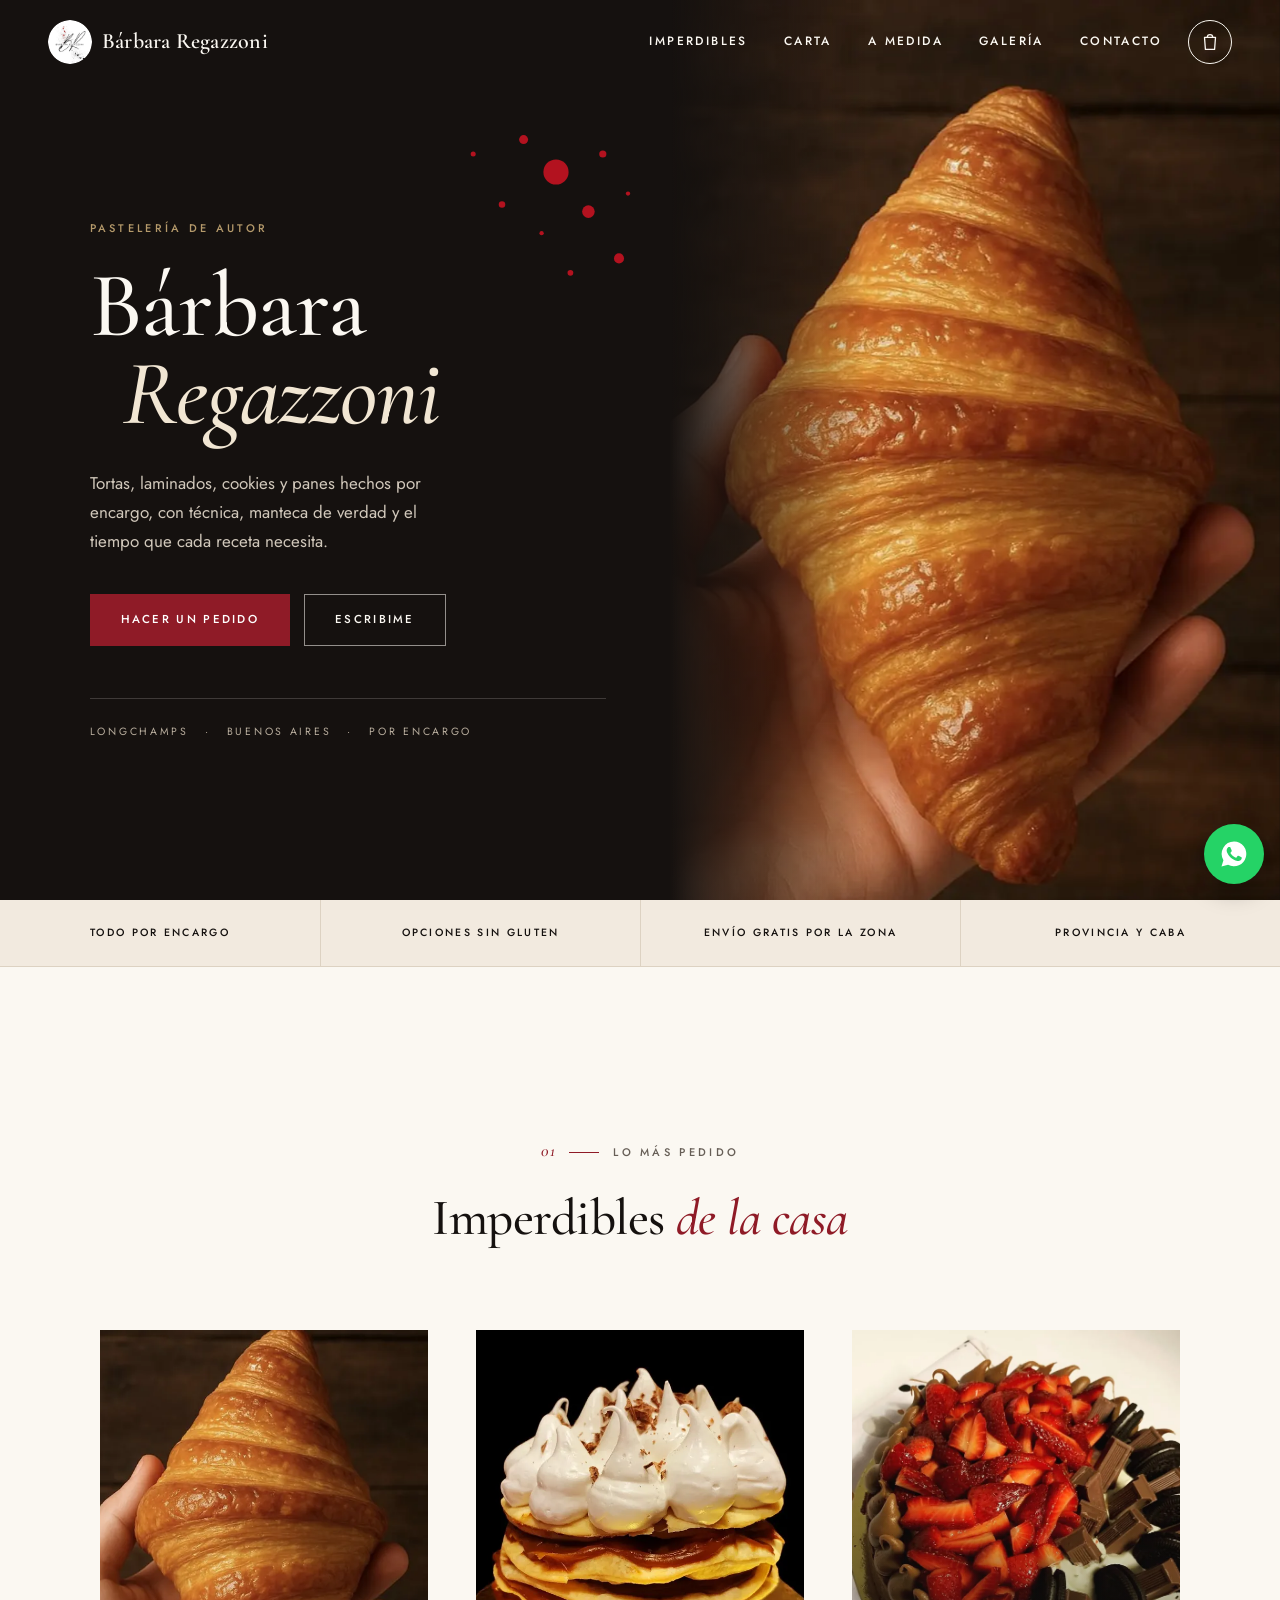
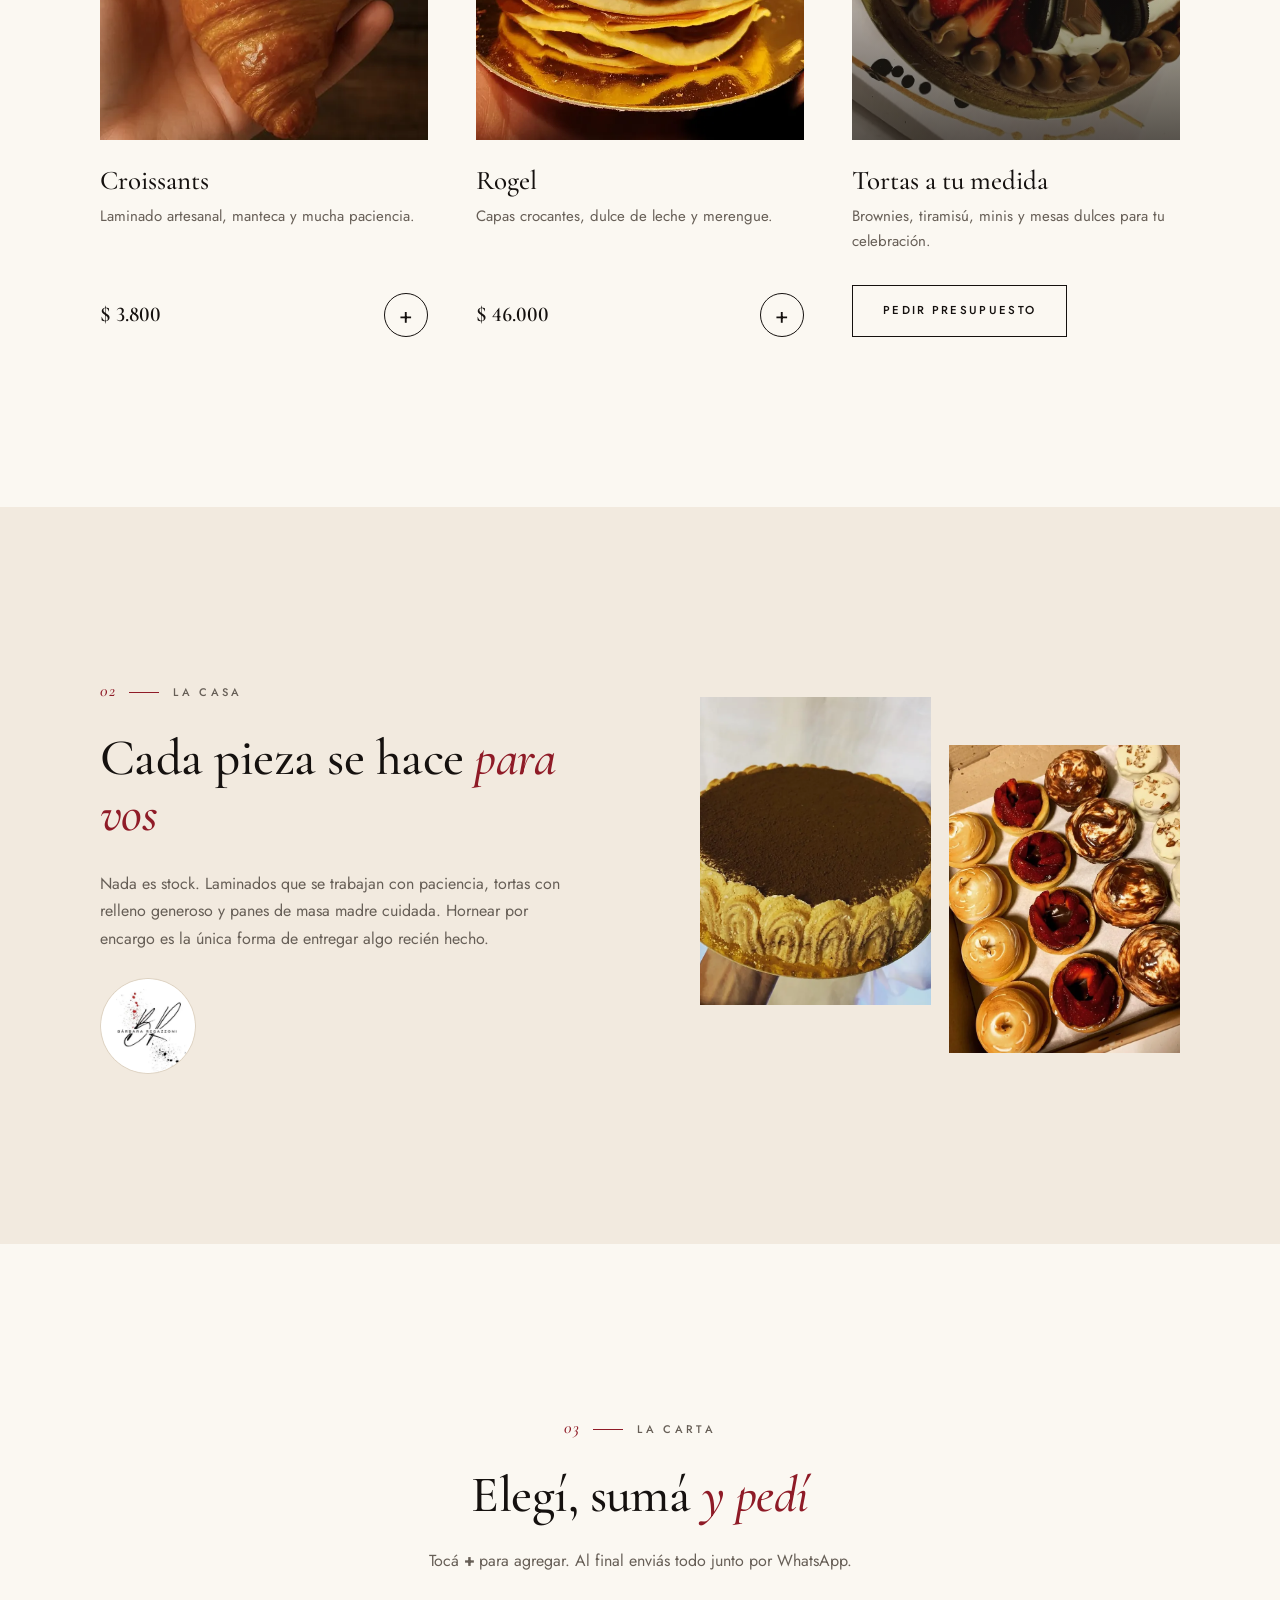
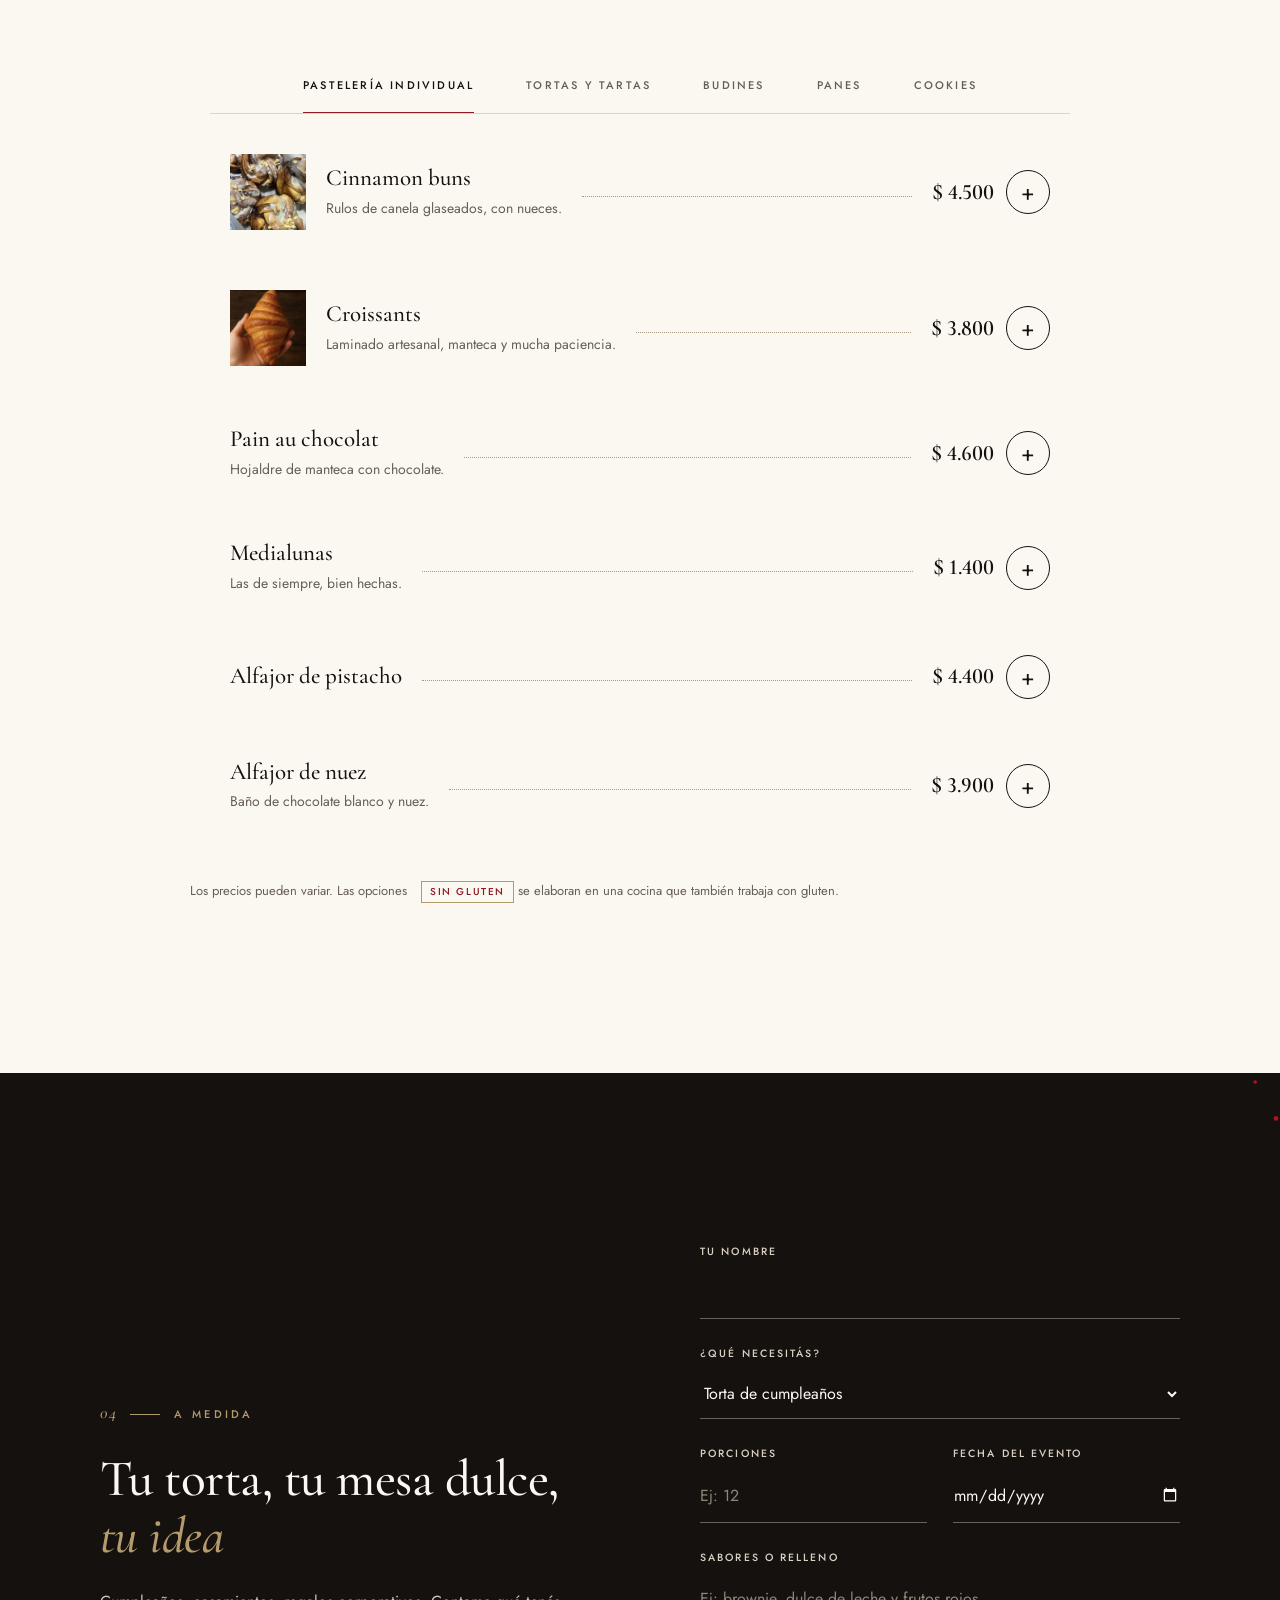
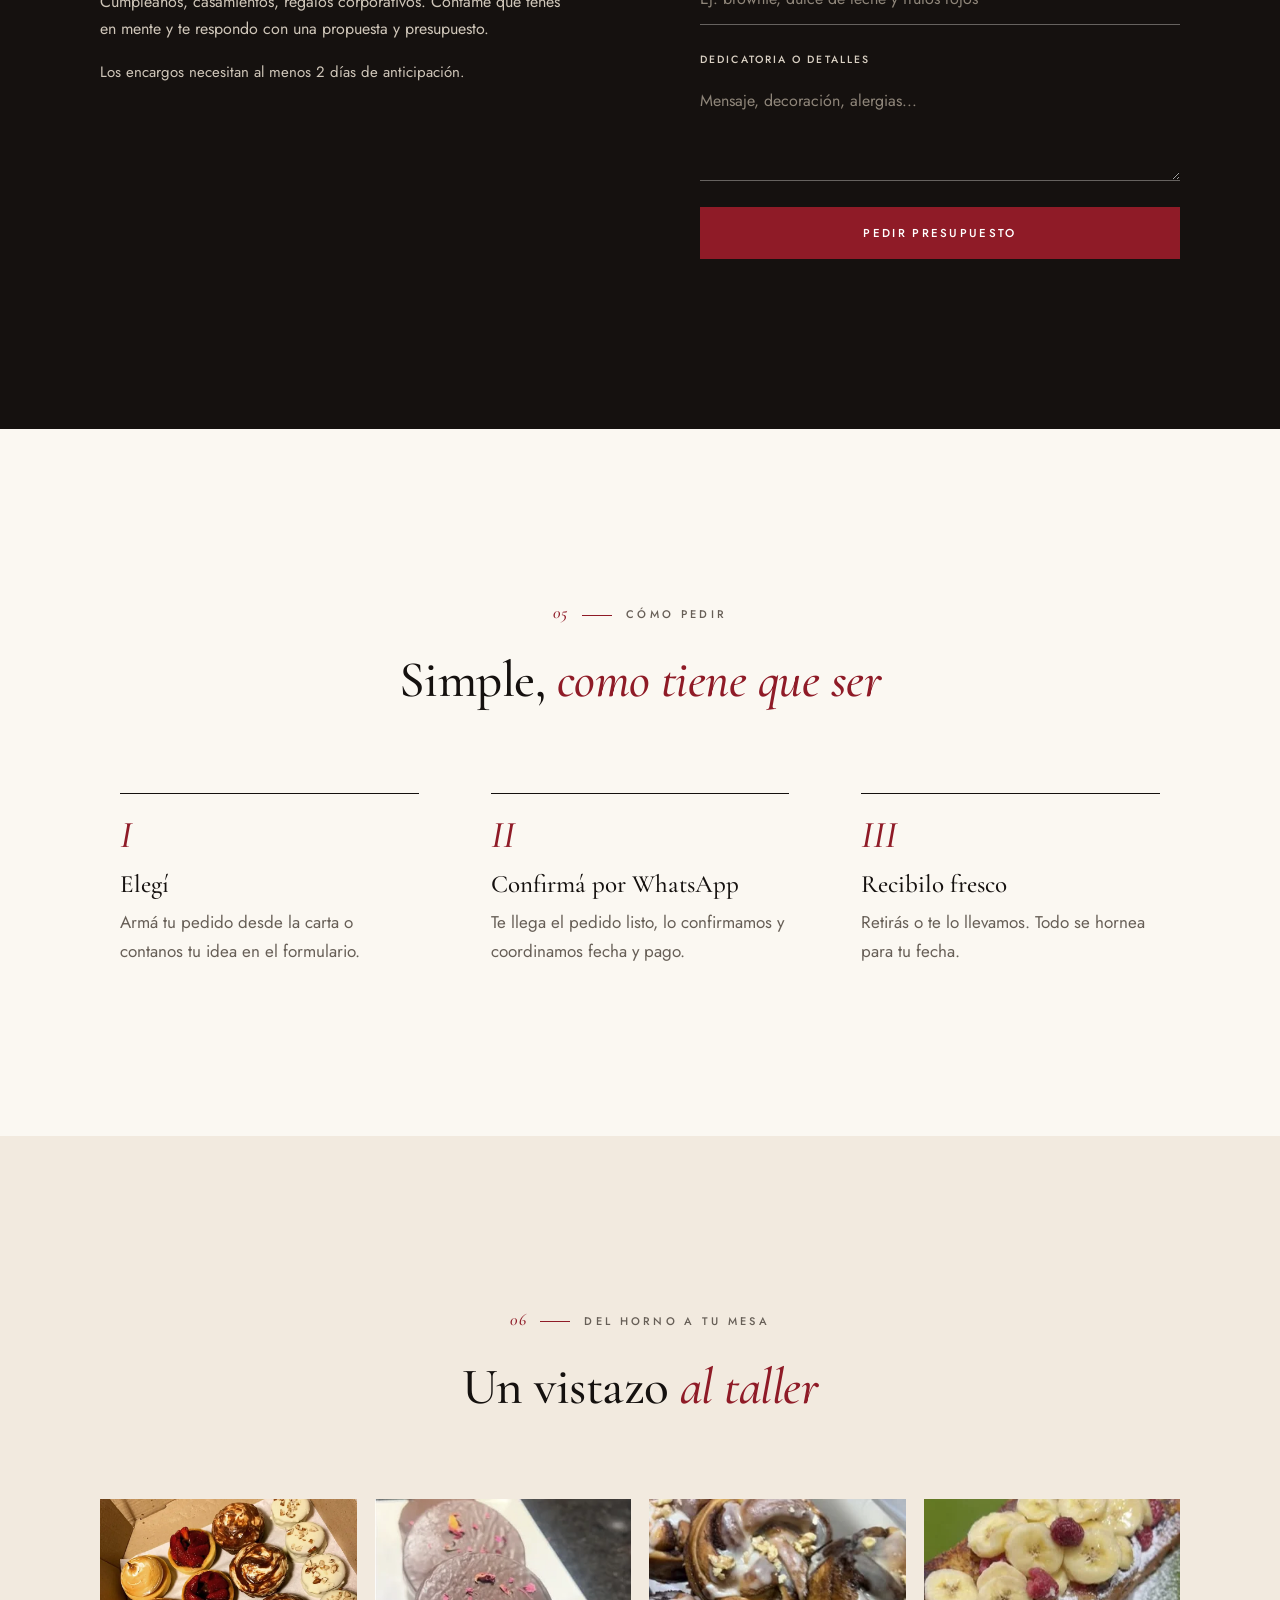
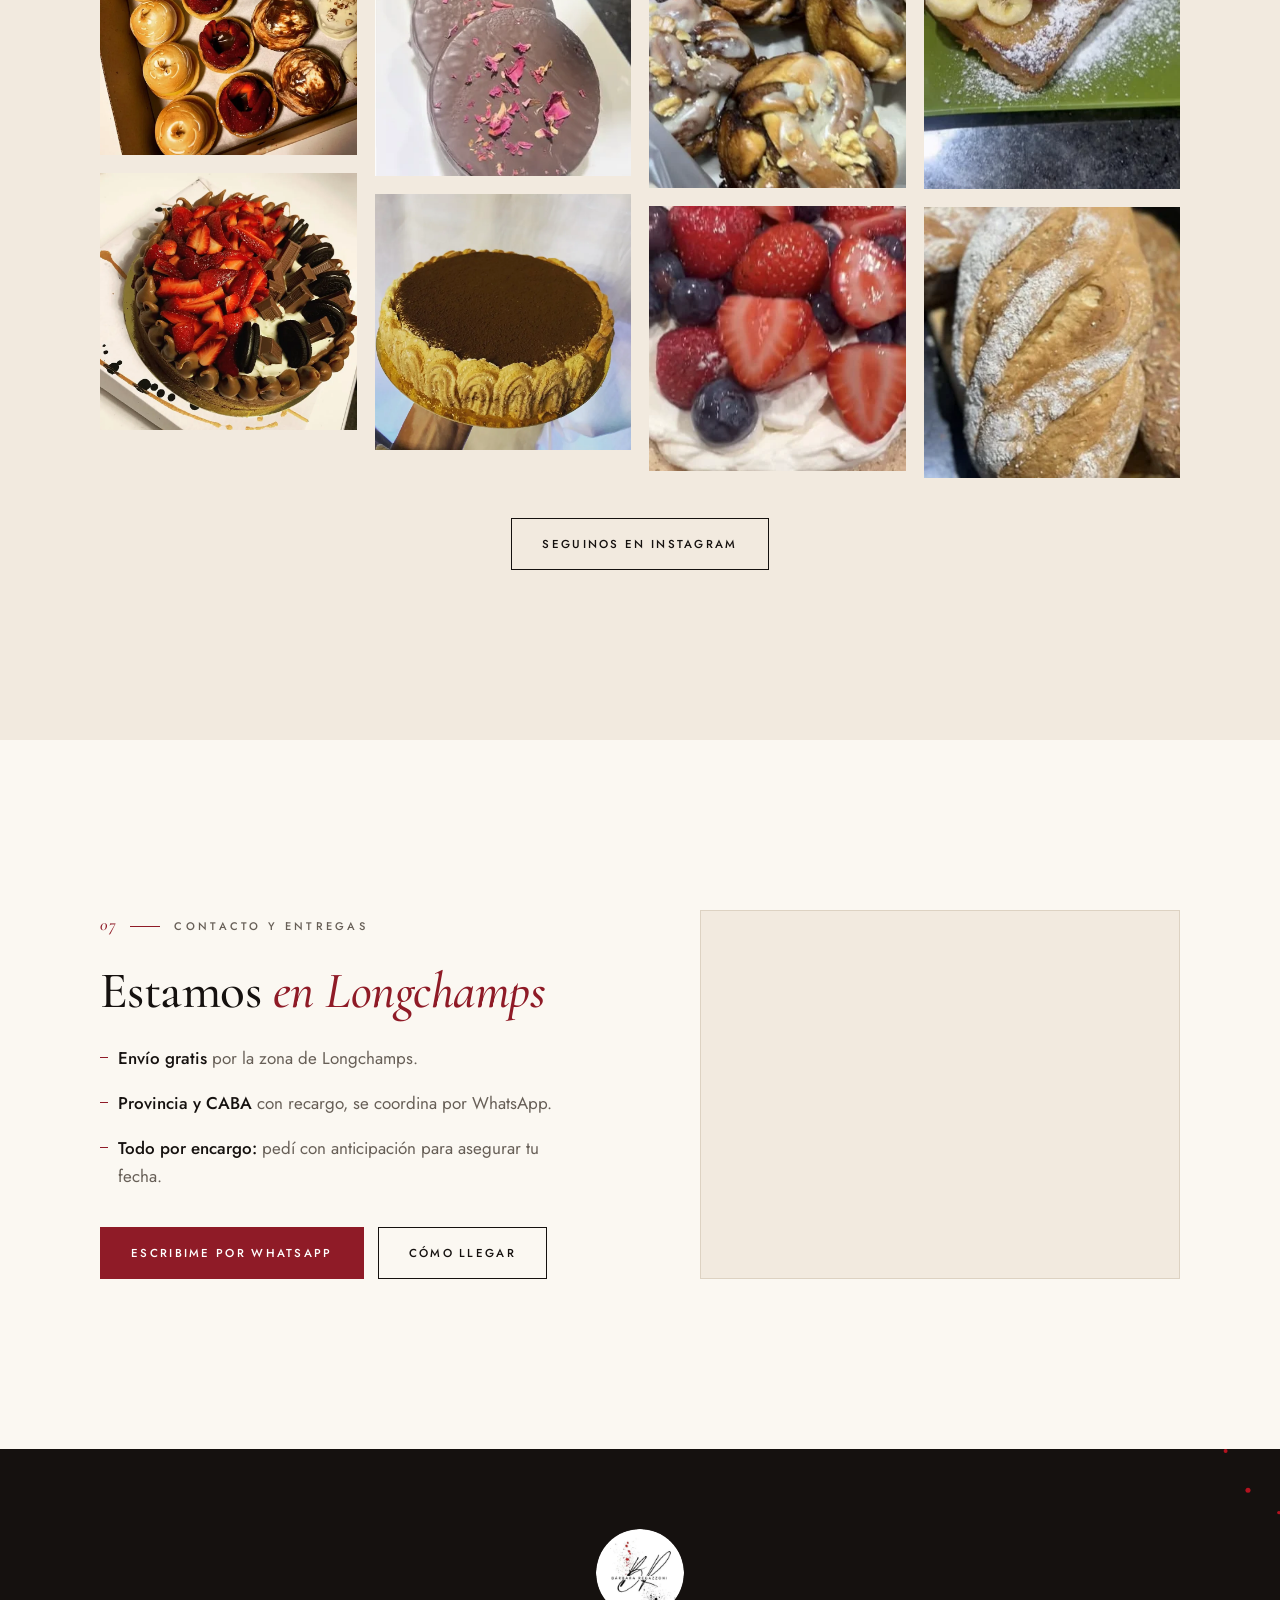
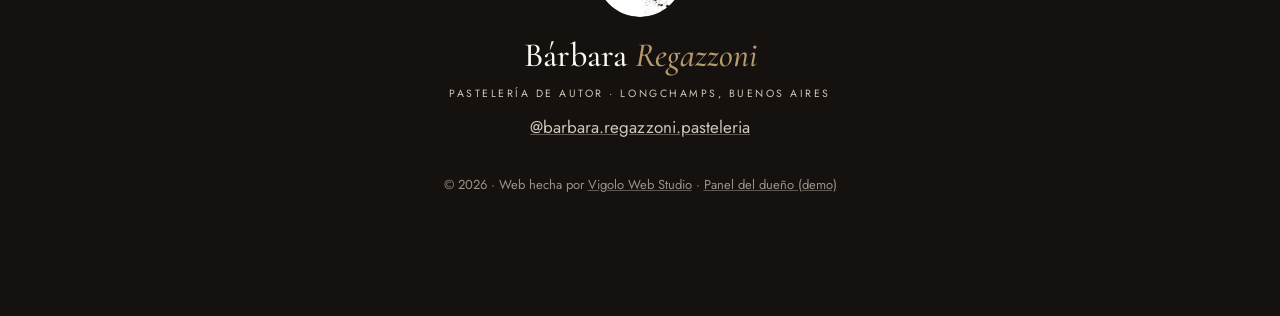
<file: index.html>
<!DOCTYPE html>
<html lang="es-AR">
<head>
<meta charset="utf-8">
<meta name="viewport" content="width=device-width, initial-scale=1">
<title>Pastelería en Longchamps | Bárbara Regazzoni</title>
<meta name="description" content="Pastelería de autor en Longchamps: tortas, croissants, cookies y panes por encargo. Armá tu pedido y envialo por WhatsApp. Envío gratis por la zona.">
<meta name="theme-color" content="#15110f">
<meta property="og:type" content="website">
<meta property="og:title" content="Bárbara Regazzoni · Pastelería de autor en Longchamps">
<meta property="og:description" content="Tortas, laminados, cookies y panes por encargo. Armá tu pedido online y envialo por WhatsApp.">
<meta property="og:image" content="img/og.jpg">
<meta property="og:url" content="">
<link rel="icon" type="image/png" sizes="32x32" href="img/favicon.png">
<link rel="apple-touch-icon" href="img/apple-touch-icon.png">
<link rel="preload" href="fonts/cormorant-garamond-latin-500-normal.woff2" as="font" type="font/woff2" crossorigin>
<link rel="preload" href="fonts/jost-latin-400-normal.woff2" as="font" type="font/woff2" crossorigin>
<link rel="stylesheet" href="styles.css">
<script type="application/ld+json">
{"@context":"https://schema.org","@type":"Bakery","name":"Bárbara Regazzoni Pastelería","description":"Pastelería de autor por encargo en Longchamps.","address":{"@type":"PostalAddress","addressLocality":"Longchamps","addressRegion":"Buenos Aires","addressCountry":"AR"},"sameAs":["https://instagram.com/barbara.regazzoni.pasteleria"],"servesCuisine":"Pastelería","image":"img/og.jpg"}
</script>
</head>
<body>
<script>document.documentElement.classList.add('js')</script>

<header class="nav" id="top">
  <a class="brand" href="#top" aria-label="Bárbara Regazzoni, ir al inicio">
    <img src="img/logo.webp" width="44" height="44" alt="Logo de Bárbara Regazzoni">
    <span>Bárbara Regazzoni</span>
  </a>
  <button class="burger" id="burger" aria-label="Abrir menú" aria-expanded="false"><i></i><i></i></button>
  <nav id="menu" aria-label="Principal">
    <a href="#imperdibles">Imperdibles</a>
    <a href="#carta">Carta</a>
    <a href="#encargos">A medida</a>
    <a href="#galeria">Galería</a>
    <a href="#contacto">Contacto</a>
  </nav>
  <button class="cart-btn" id="cartOpen" aria-label="Ver mi pedido">
    <svg width="22" height="22" viewBox="0 0 24 24" fill="none" stroke="currentColor" stroke-width="1.4" stroke-linecap="round" stroke-linejoin="round" aria-hidden="true"><path d="M6 7h12l-1 13H7L6 7z"/><path d="M9 7a3 3 0 0 1 6 0"/></svg>
    <b id="cartCount" hidden>0</b>
  </button>
</header>

<main>
<section class="hero">
  <figure class="hero-img">
    <img src="img/hero-croissant.webp" width="1000" height="1279" alt="Croissant dorado recién horneado sostenido en la mano" fetchpriority="high">
  </figure>
  <div class="hero-text">
    <p class="eyebrow rv">Pastelería de autor</p>
    <h1 class="rv">Bárbara <em>Regazzoni</em></h1>
    <p class="lead rv">Tortas, laminados, cookies y panes hechos por encargo, con técnica, manteca de verdad y el tiempo que cada receta necesita.</p>
    <div class="cta rv">
      <a class="btn btn-red" href="#carta">Hacer un pedido</a>
      <a class="btn btn-ghost" id="waHero" href="#" target="_blank" rel="noopener">Escribime</a>
    </div>
    <p class="hero-foot rv"><span>Longchamps</span><span>Buenos Aires</span><span>Por encargo</span></p>
  </div>
</section>

<ul class="strip" aria-label="Cómo trabajamos">
  <li>Todo por encargo</li>
  <li>Opciones sin gluten</li>
  <li>Envío gratis por la zona</li>
  <li>Provincia y CABA</li>
</ul>

<section class="sec" id="imperdibles">
  <header class="sec-head rv">
    <p class="eyebrow dark"><span>01</span>Lo más pedido</p>
    <h2>Imperdibles <em>de la casa</em></h2>
  </header>
  <div class="feat" id="featGrid"></div>
</section>

<section class="sec sec-cream manifesto">
  <div class="split">
    <div class="m-text rv">
      <p class="eyebrow dark"><span>02</span>La casa</p>
      <h2>Cada pieza se hace <em>para vos</em></h2>
      <p class="sub">Nada es stock. Laminados que se trabajan con paciencia, tortas con relleno generoso y panes de masa madre cuidada. Hornear por encargo es la única forma de entregar algo recién hecho.</p>
      <p class="sign"><img src="img/logo.webp" width="96" height="96" alt="" loading="lazy"></p>
    </div>
    <div class="m-imgs rv">
      <img src="img/gal-tiramisu.webp" width="900" height="899" alt="Tiramisú con borde de vainillas y cacao" loading="lazy">
      <img src="img/gal-minis.webp" width="900" height="899" alt="Caja de mini tartas, mini lemon pies y mini alfajores" loading="lazy">
    </div>
  </div>
</section>

<section class="sec" id="carta">
  <header class="sec-head rv">
    <p class="eyebrow dark"><span>03</span>La carta</p>
    <h2>Elegí, sumá <em>y pedí</em></h2>
    <p class="sub">Tocá <b>+</b> para agregar. Al final enviás todo junto por WhatsApp.</p>
  </header>
  <div class="tabs" id="tabs" role="tablist" aria-label="Categorías"></div>
  <ul class="menu" id="menuList"></ul>
  <p class="note">Los precios pueden variar. Las opciones <span class="tag">Sin gluten</span> se elaboran en una cocina que también trabaja con gluten.</p>
</section>

<section class="sec sec-dark" id="encargos">
  <div class="split">
    <header class="sec-head left rv">
      <p class="eyebrow"><span>04</span>A medida</p>
      <h2>Tu torta, tu mesa dulce, <em>tu idea</em></h2>
      <p class="sub">Cumpleaños, casamientos, regalos corporativos. Contame qué tenés en mente y te respondo con una propuesta y presupuesto.</p>
      <p class="sub small" id="anticipo"></p>
    </header>
    <form class="form rv" id="encForm" novalidate>
      <label>Tu nombre<input name="nombre" required autocomplete="name"></label>
      <label>¿Qué necesitás?<select name="tipo" id="encTipo"></select></label>
      <div class="row2">
        <label>Porciones<input name="porciones" type="number" min="1" inputmode="numeric" placeholder="Ej: 12"></label>
        <label>Fecha del evento<input name="fecha" type="date" id="encFecha" required></label>
      </div>
      <label>Sabores o relleno<input name="sabor" placeholder="Ej: brownie, dulce de leche y frutos rojos"></label>
      <label>Dedicatoria o detalles<textarea name="detalle" rows="3" placeholder="Mensaje, decoración, alergias..."></textarea></label>
      <button class="btn btn-red" type="submit">Pedir presupuesto</button>
      <p class="err" id="encErr" role="alert" hidden></p>
    </form>
  </div>
</section>

<section class="sec" id="proceso">
  <header class="sec-head rv">
    <p class="eyebrow dark"><span>05</span>Cómo pedir</p>
    <h2>Simple, <em>como tiene que ser</em></h2>
  </header>
  <ol class="steps">
    <li class="rv"><span>I</span><h3>Elegí</h3><p>Armá tu pedido desde la carta o contanos tu idea en el formulario.</p></li>
    <li class="rv"><span>II</span><h3>Confirmá por WhatsApp</h3><p>Te llega el pedido listo, lo confirmamos y coordinamos fecha y pago.</p></li>
    <li class="rv"><span>III</span><h3>Recibilo fresco</h3><p>Retirás o te lo llevamos. Todo se hornea para tu fecha.</p></li>
  </ol>
</section>

<section class="sec sec-cream" id="galeria">
  <header class="sec-head rv">
    <p class="eyebrow dark"><span>06</span>Del horno a tu mesa</p>
    <h2>Un vistazo <em>al taller</em></h2>
  </header>
  <div class="gallery" id="gallery"></div>
  <p class="center"><a class="btn btn-ghost-dark" id="igLink" href="#" target="_blank" rel="noopener">Seguinos en Instagram</a></p>
</section>

<section class="sec" id="contacto">
  <div class="split">
    <header class="sec-head left rv">
      <p class="eyebrow dark"><span>07</span>Contacto y entregas</p>
      <h2>Estamos <em>en Longchamps</em></h2>
      <ul class="info">
        <li><b>Envío gratis</b> por la zona de Longchamps.</li>
        <li><b>Provincia y CABA</b> con recargo, se coordina por WhatsApp.</li>
        <li><b>Todo por encargo:</b> pedí con anticipación para asegurar tu fecha.</li>
      </ul>
      <p class="cta"><a class="btn btn-red" id="waContact" href="#" target="_blank" rel="noopener">Escribime por WhatsApp</a>
      <a class="btn btn-ghost-dark" id="mapLink" href="#" target="_blank" rel="noopener">Cómo llegar</a></p>
    </header>
    <div class="map rv"><iframe id="mapFrame" title="Mapa de Longchamps, Buenos Aires" loading="lazy" referrerpolicy="no-referrer-when-downgrade"></iframe></div>
  </div>
</section>
</main>

<footer class="foot">
  <img src="img/logo.webp" width="88" height="88" alt="" loading="lazy">
  <p class="foot-name">Bárbara <em>Regazzoni</em></p>
  <p class="foot-tag">Pastelería de autor · Longchamps, Buenos Aires</p>
  <p><a id="igFoot" href="#" target="_blank" rel="noopener"></a></p>
  <p class="foot-small">© <span id="year"></span> · Web hecha por <a href="https://vigolowebstudio.com" target="_blank" rel="noopener">Vigolo Web Studio</a> · <a href="admin.html">Panel del dueño (demo)</a></p>
</footer>

<a class="wa-float" id="waFloat" href="#" target="_blank" rel="noopener" aria-label="Escribir por WhatsApp">
  <svg width="30" height="30" viewBox="0 0 24 24" fill="currentColor" aria-hidden="true"><path d="M12.04 2a9.9 9.9 0 0 0-8.5 14.9L2 22l5.25-1.38A9.9 9.9 0 1 0 12.04 2zm5.8 14.1c-.25.7-1.45 1.33-2 1.4-.5.07-1.14.1-1.84-.12a16.7 16.7 0 0 1-1.67-.62c-2.94-1.27-4.86-4.23-5-4.43-.15-.2-1.2-1.6-1.2-3.04 0-1.45.76-2.16 1.03-2.46.27-.3.6-.37.8-.37h.57c.18 0 .43-.07.67.52.25.6.85 2.07.92 2.22.08.15.13.32.03.52-.1.2-.15.32-.3.5-.15.17-.32.38-.45.5-.15.15-.3.31-.13.6.17.3.77 1.27 1.65 2.06 1.13 1 2.08 1.32 2.38 1.47.3.15.47.12.65-.07.17-.2.75-.87.95-1.17.2-.3.4-.25.67-.15.27.1 1.72.82 2.02.97.3.15.5.22.57.35.07.12.07.72-.18 1.42z"/></svg>
</a>

<div class="scrim" id="scrim" hidden></div>
<aside class="cart" id="cart" aria-label="Mi pedido" aria-hidden="true">
  <header><h2>Mi pedido</h2><button id="cartClose" aria-label="Cerrar pedido">✕</button></header>
  <div class="cart-body">
    <ul id="cartList"></ul>
    <p class="empty" id="cartEmpty">Todavía no sumaste nada. Elegí algo de la carta.</p>
    <form id="ckForm" novalidate hidden>
      <label>Tu nombre<input name="nombre" required autocomplete="name"></label>
      <fieldset><legend>Entrega</legend>
        <label class="radio"><input type="radio" name="entrega" value="Retiro" checked> Retiro</label>
        <label class="radio"><input type="radio" name="entrega" value="Envío a domicilio"> Envío a domicilio</label>
      </fieldset>
      <label id="dirWrap" hidden>Dirección<input name="direccion" autocomplete="street-address" placeholder="Calle, número, localidad"></label>
      <label>Fecha de entrega<input name="fecha" type="date" id="ckFecha" required></label>
      <label>Forma de pago<select name="pago" id="ckPago"></select></label>
      <label>Aclaraciones<textarea name="notas" rows="2" placeholder="Dedicatoria, alergias, horario..."></textarea></label>
      <p class="err" id="ckErr" role="alert" hidden></p>
    </form>
  </div>
  <footer id="cartFoot" hidden>
    <div class="total"><span>Total</span><b id="cartTotal"></b></div>
    <button class="btn btn-red" id="sendOrder" type="button">Enviar pedido por WhatsApp</button>
    <p class="small" id="envioNota"></p>
  </footer>
</aside>

<dialog id="lb"><img alt=""><button aria-label="Cerrar foto">✕</button></dialog>

<script src="data.js"></script>
<script src="app.js"></script>
</body>
</html>
</file>
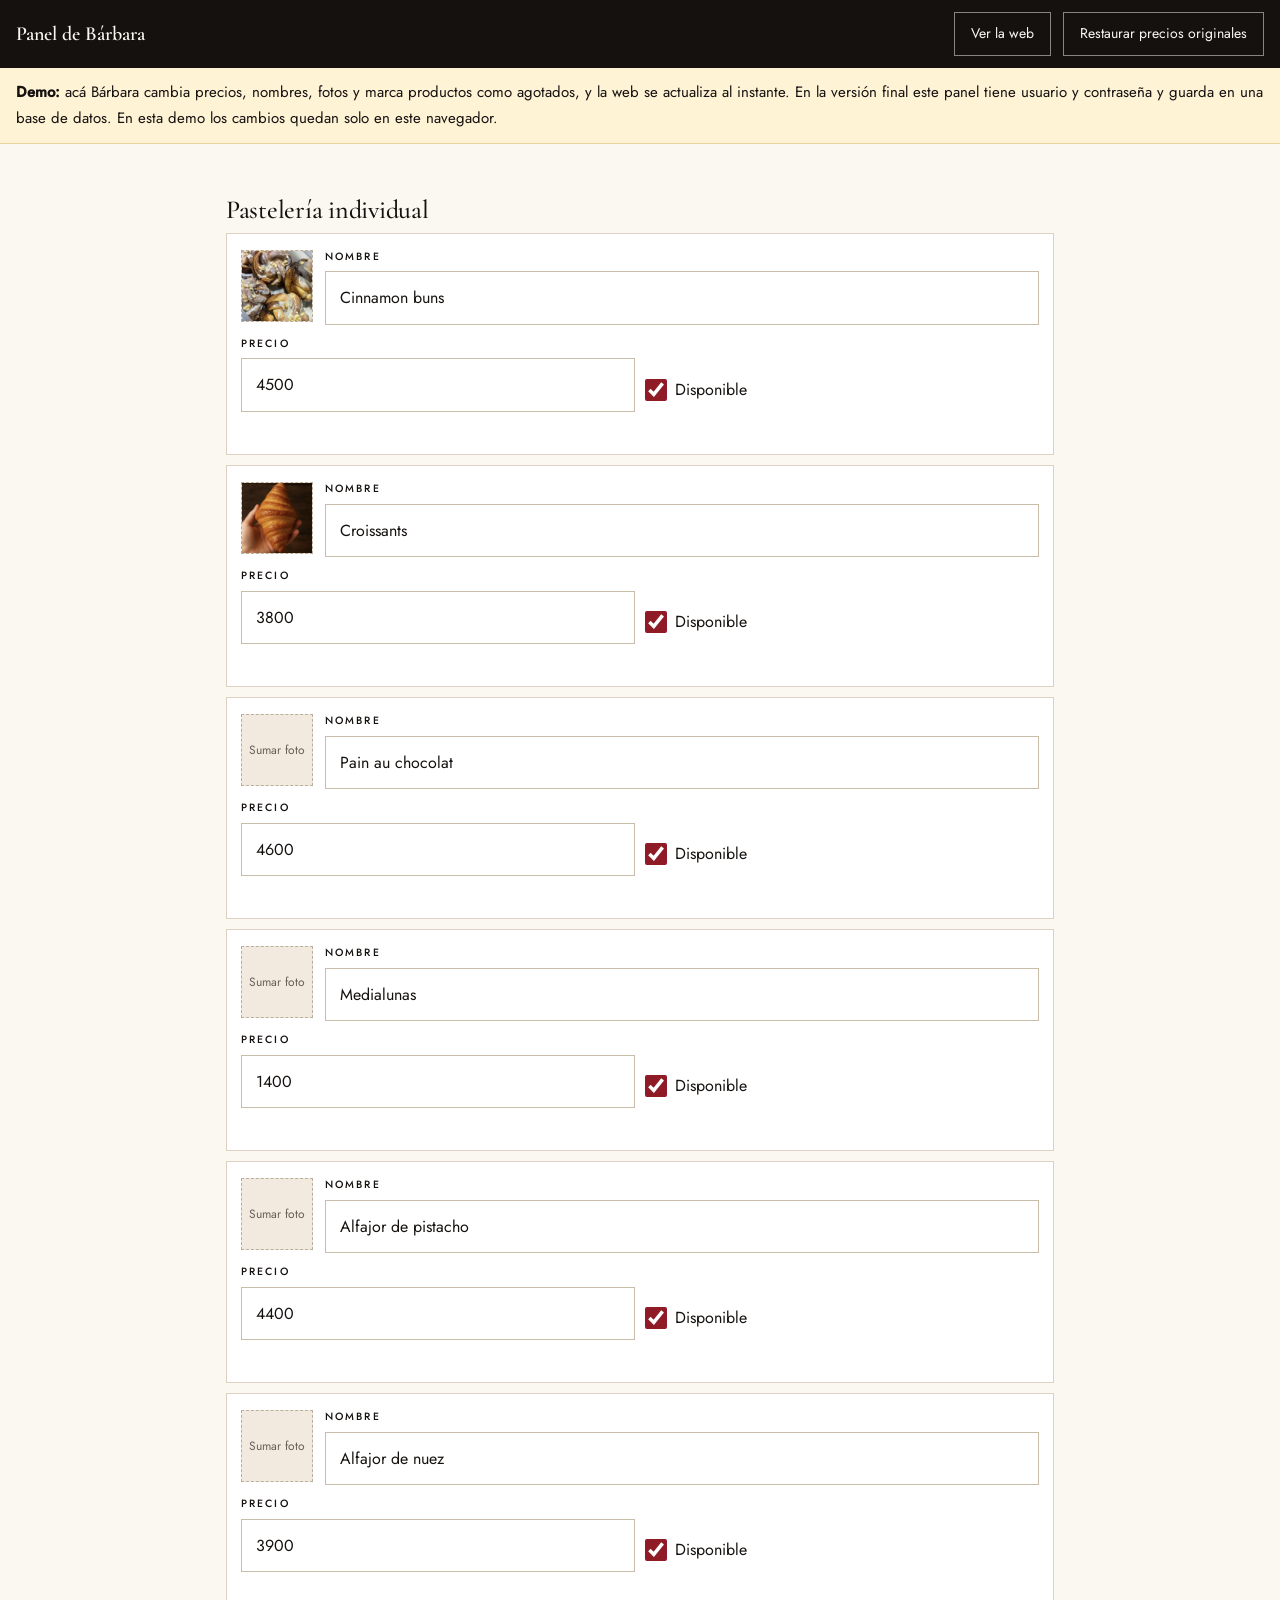
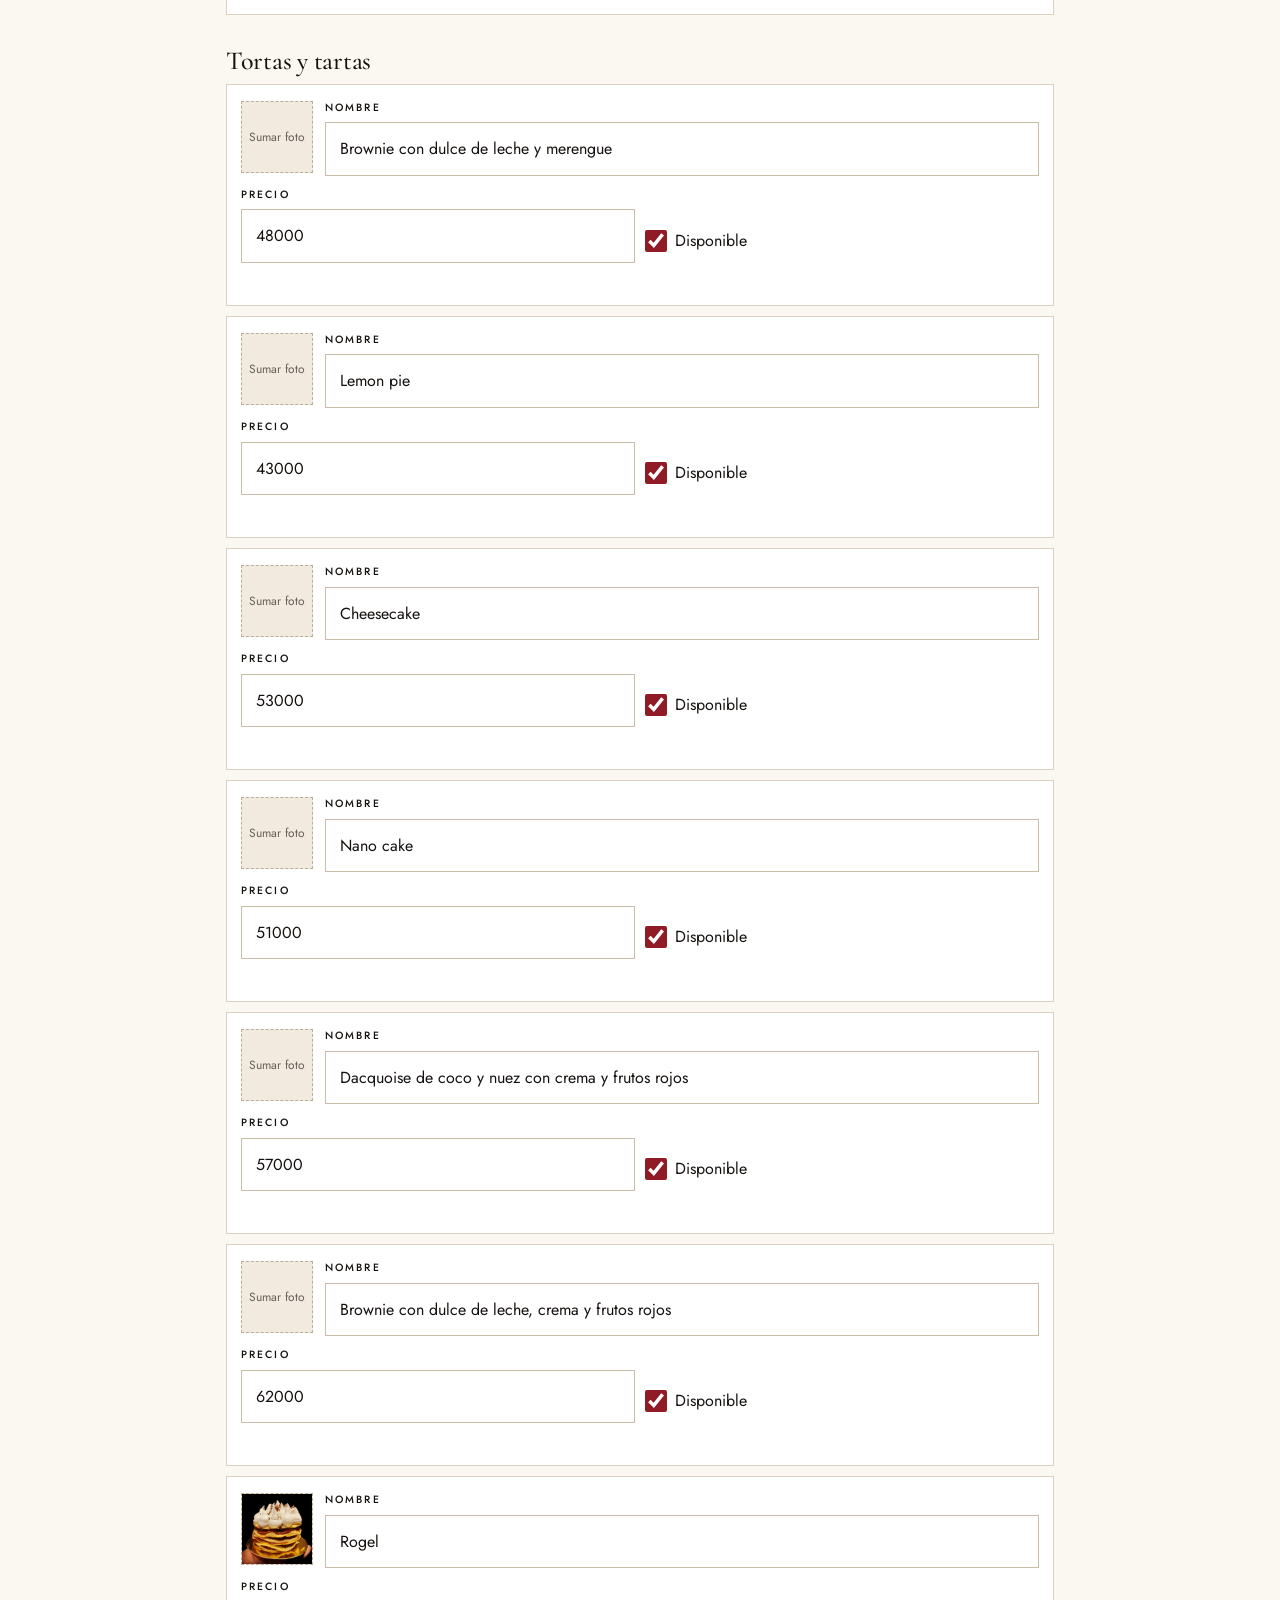
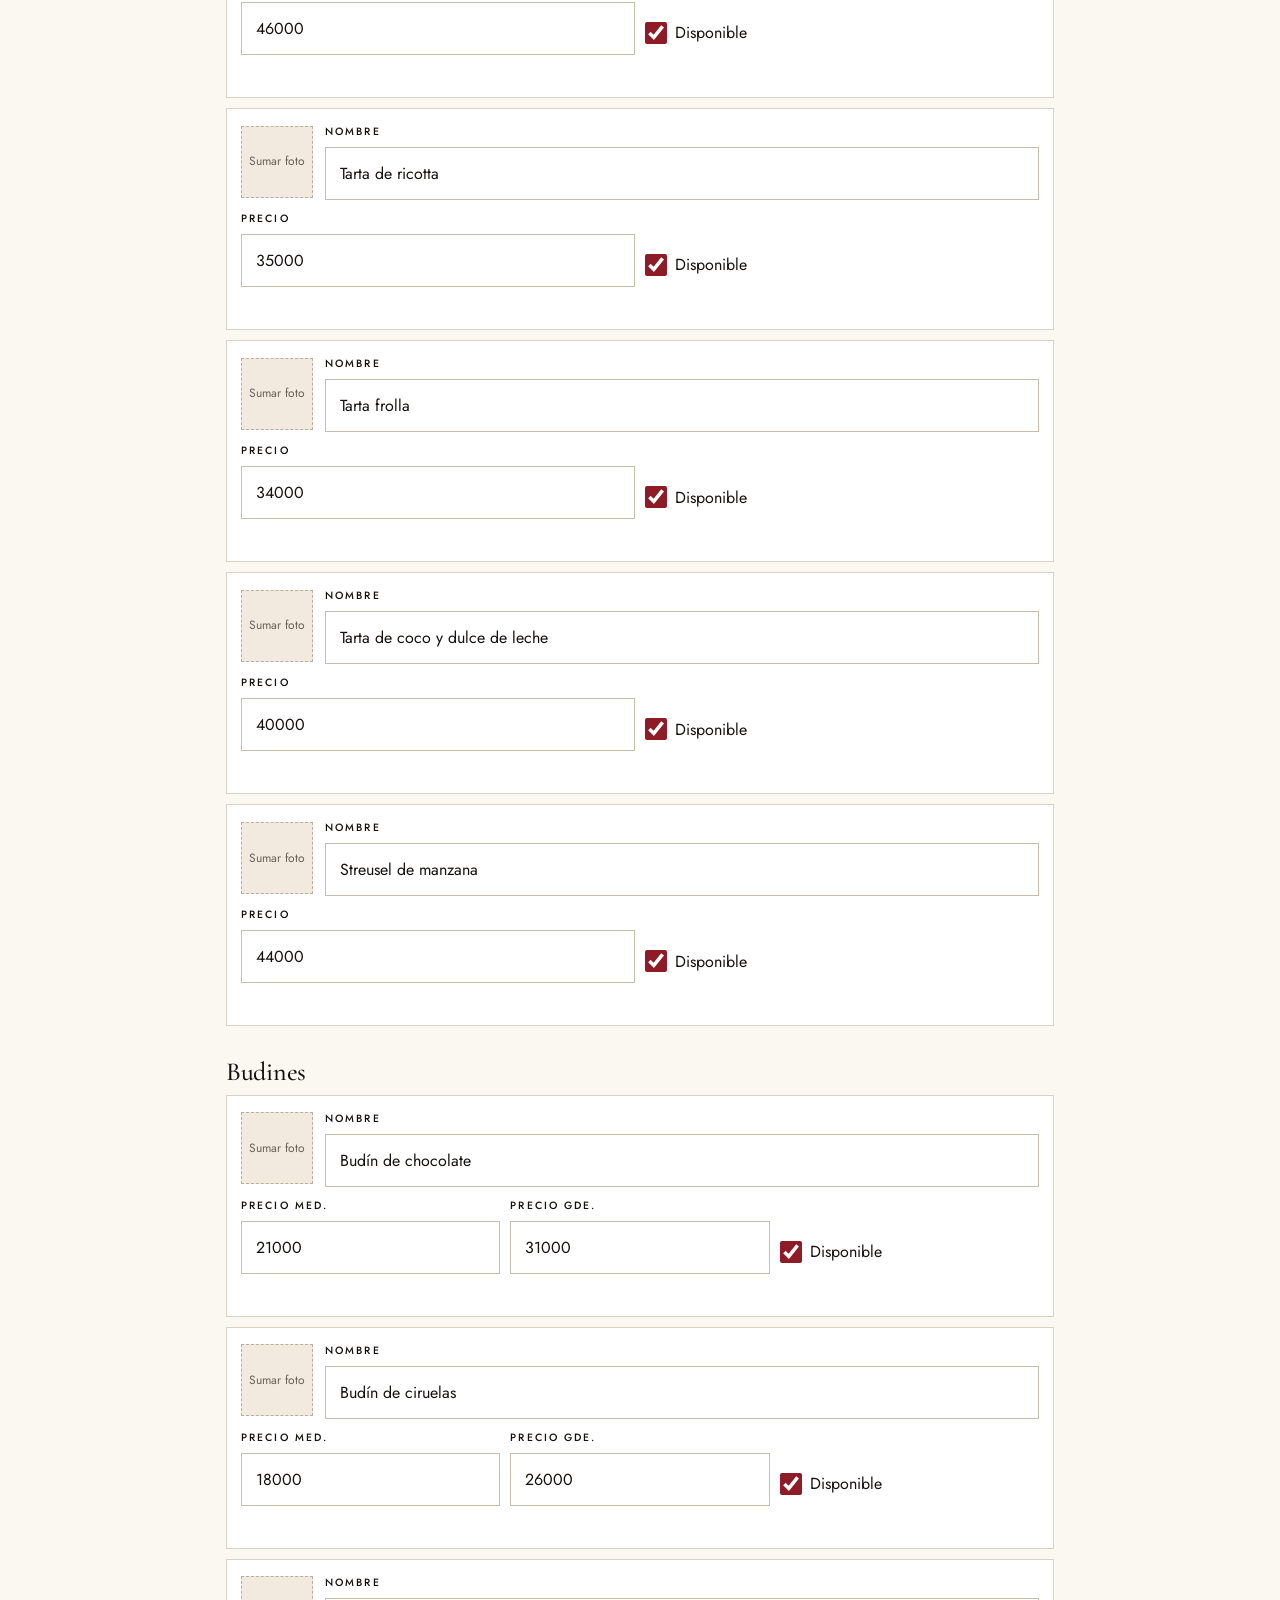
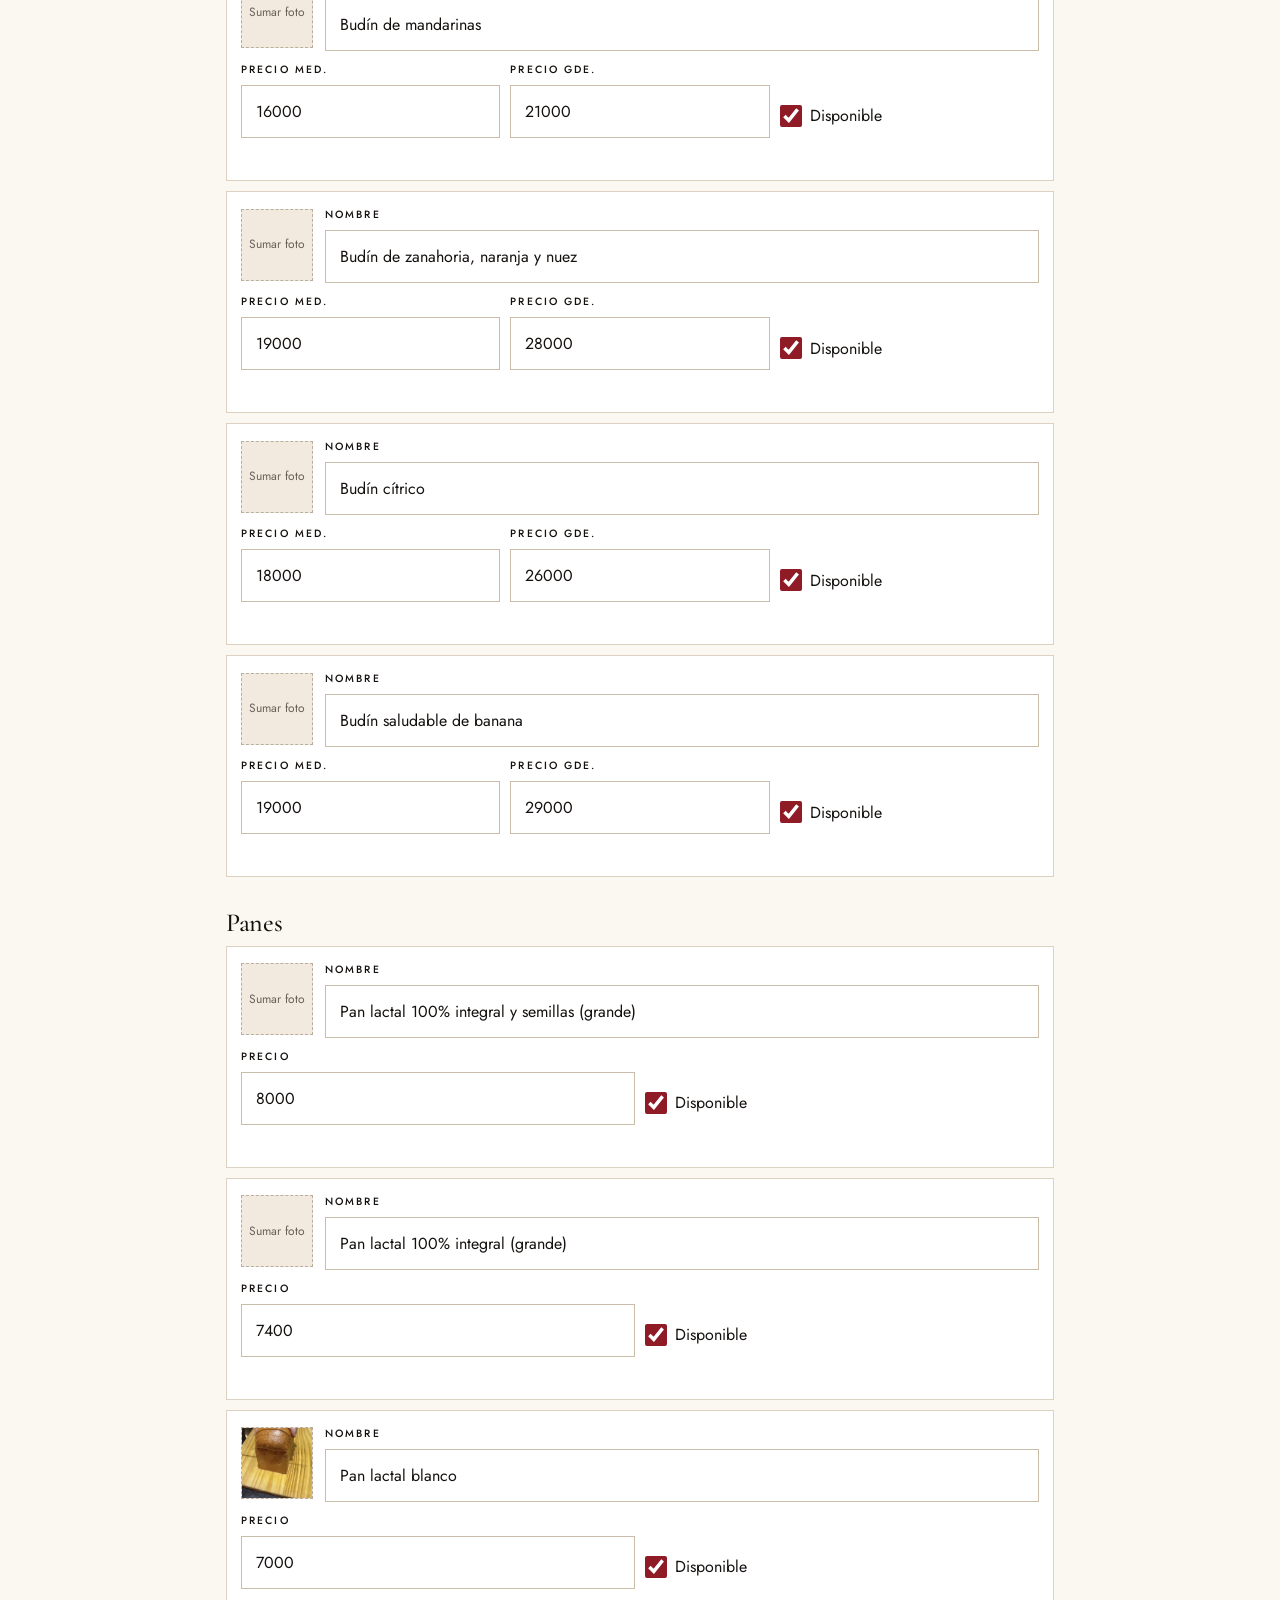
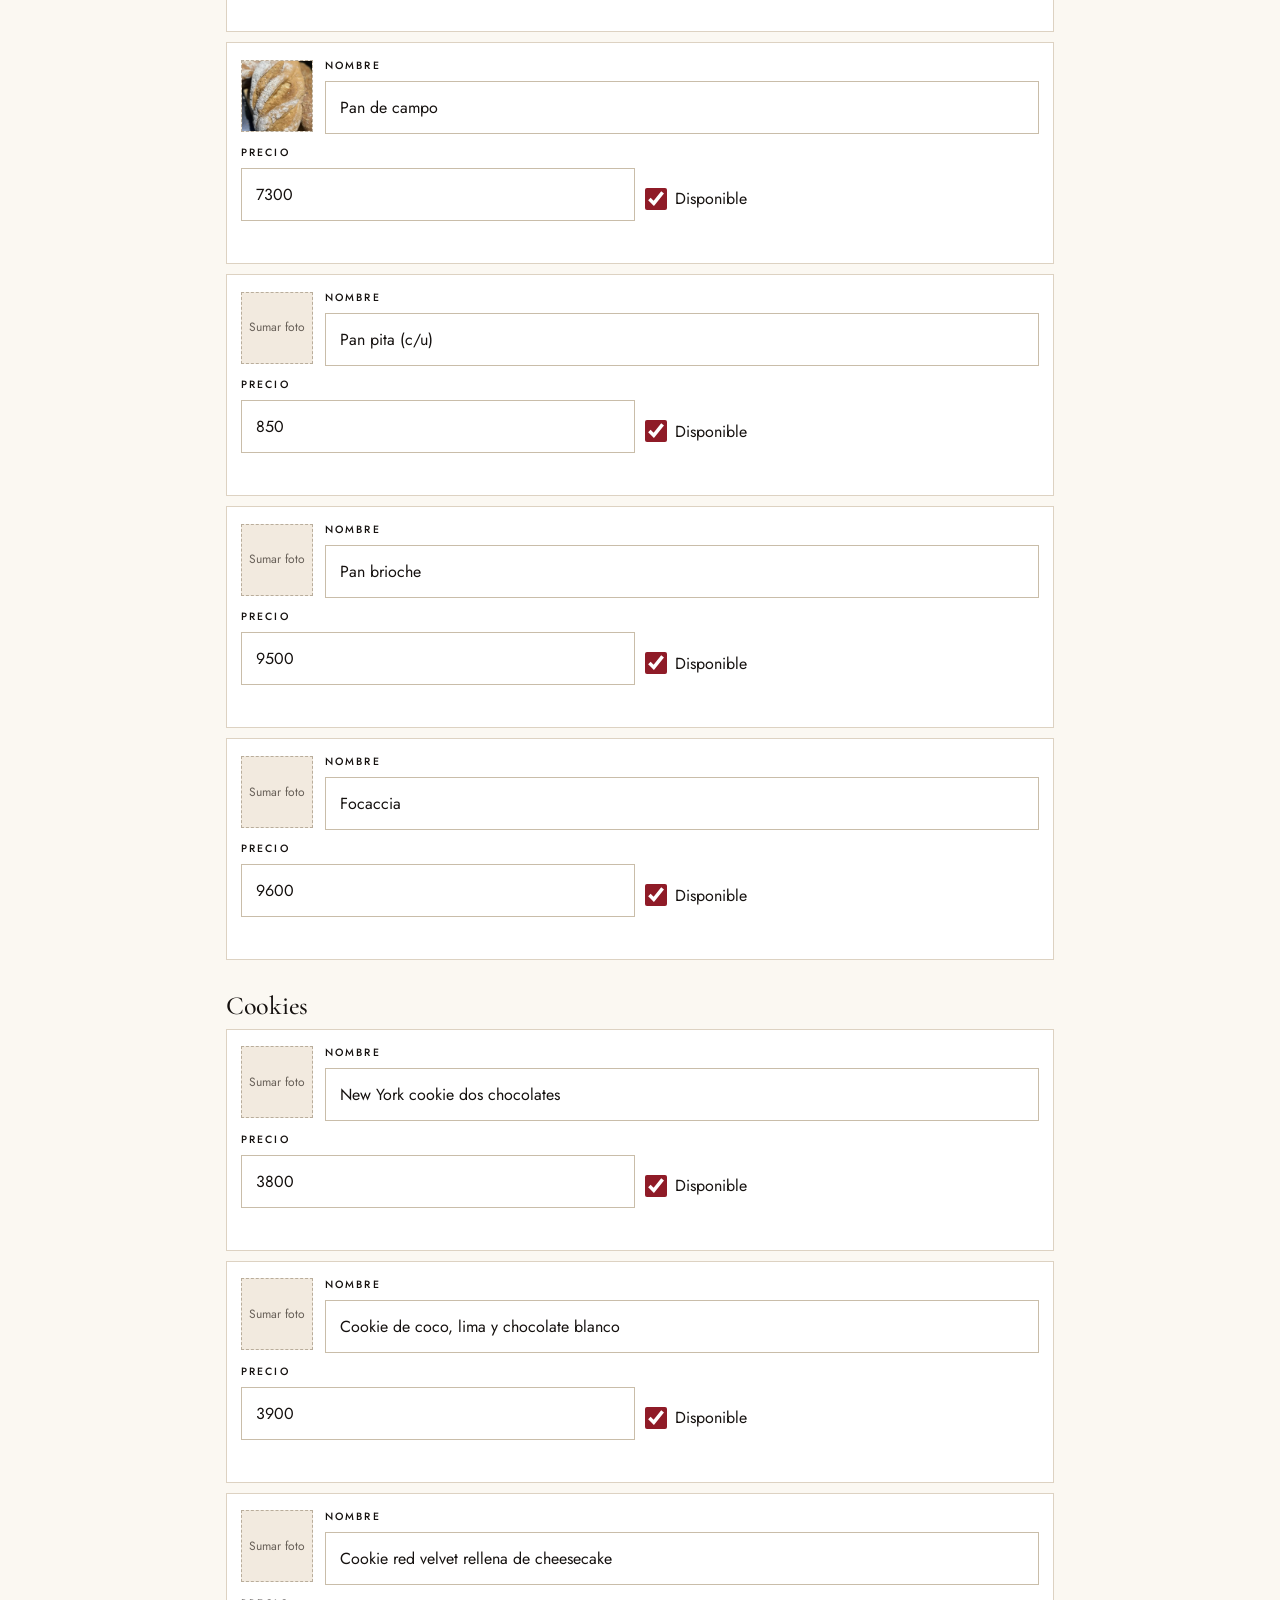
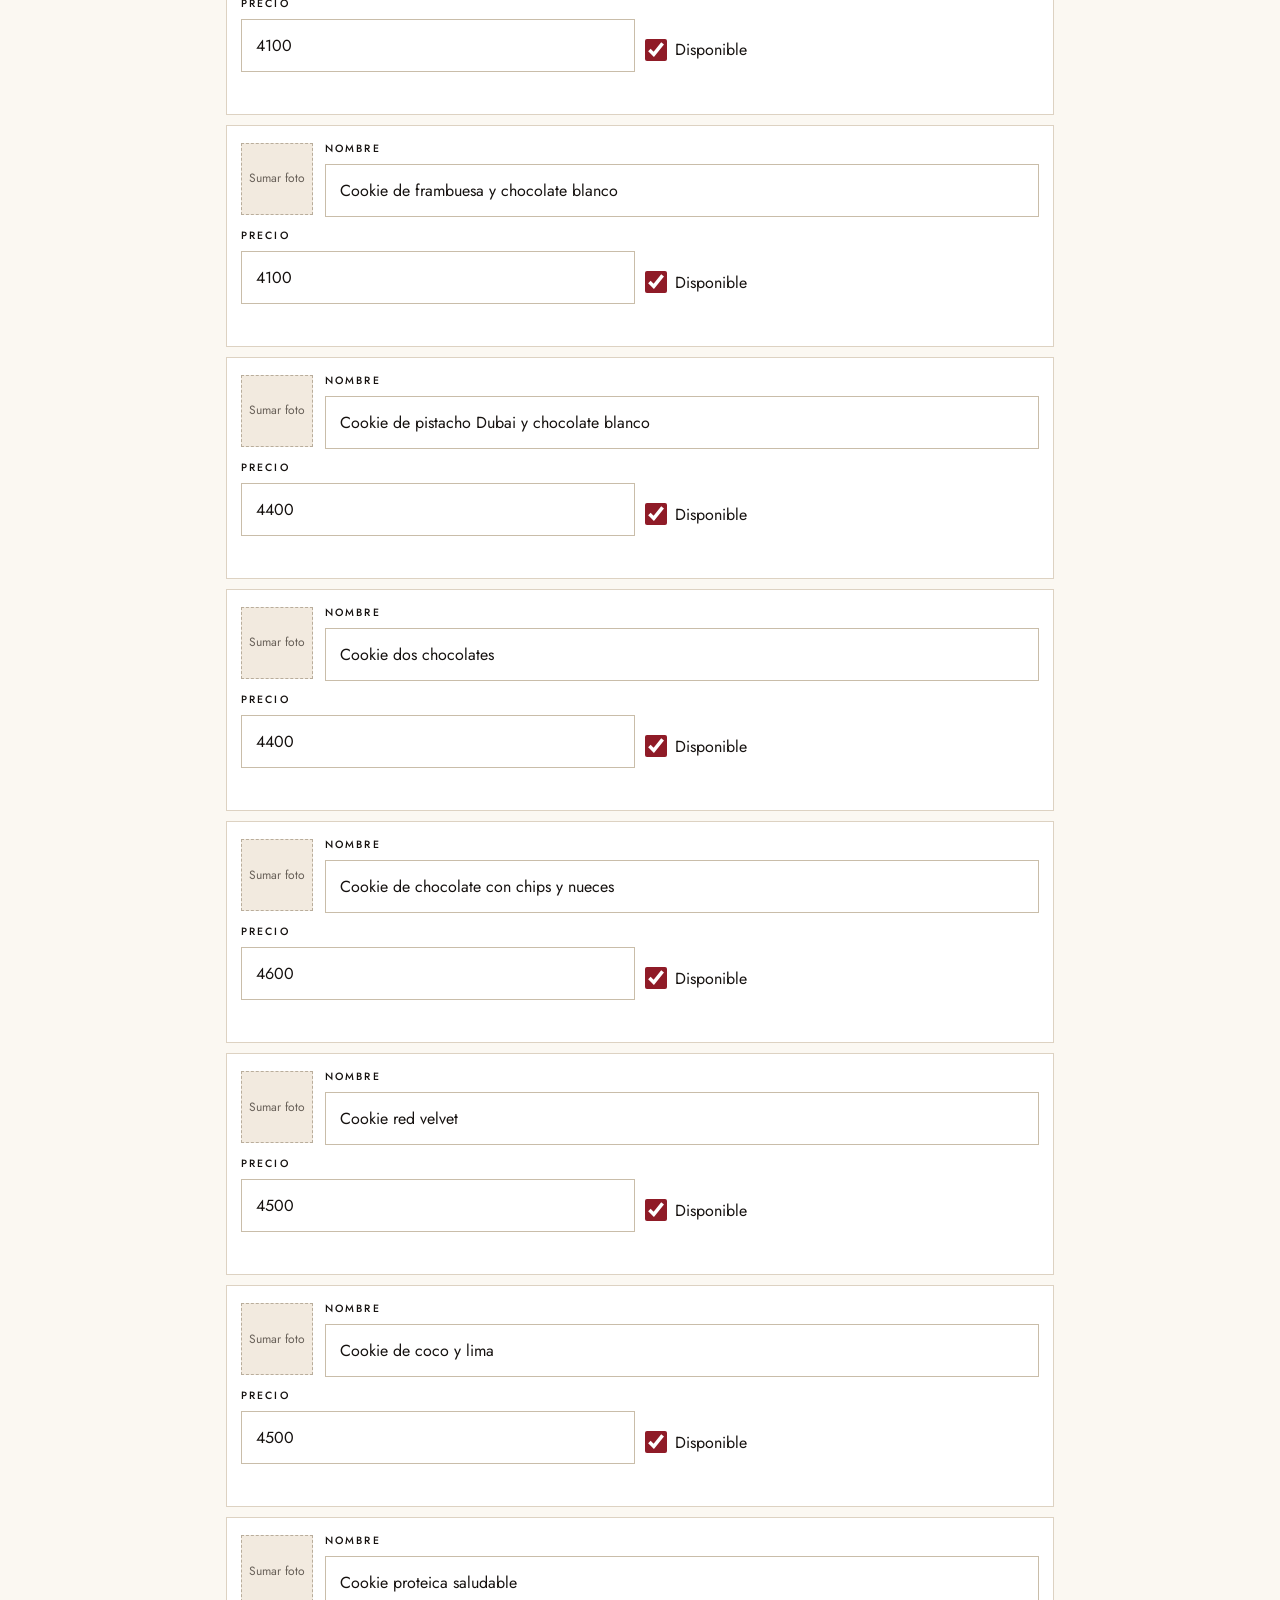
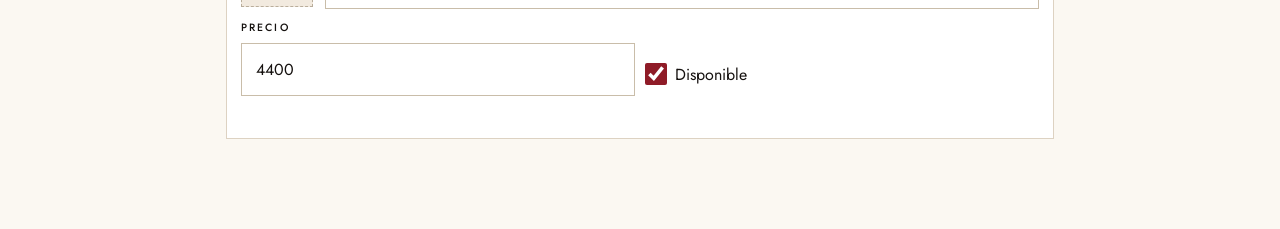
<file: admin.html>
<!DOCTYPE html>
<html lang="es-AR">
<head>
<meta charset="utf-8">
<meta name="viewport" content="width=device-width, initial-scale=1">
<meta name="robots" content="noindex">
<title>Panel del dueño (demo) | Bárbara Regazzoni</title>
<link rel="icon" type="image/png" href="img/favicon.png">
<link rel="stylesheet" href="styles.css">
<style>
 body{padding:0 0 60px}
 .bar{position:sticky;top:0;z-index:10;background:var(--ink);color:var(--paper);display:flex;align-items:center;gap:12px;padding:12px 16px;flex-wrap:wrap}
 .bar h1{font-family:var(--serif);font-size:20px;margin-right:auto}
 .bar a,.bar button{min-height:44px;padding:0 16px;border:1px solid rgba(251,248,243,.5);background:none;color:var(--paper);text-decoration:none;display:inline-flex;align-items:center;cursor:pointer;font-size:14px}
 .demo{background:#fff3d6;border-bottom:1px solid #e9d49c;padding:12px 16px;font-size:15px}
 .wrap{max-width:860px;margin:0 auto;padding:20px 16px}
 h2.cat{font-size:26px;margin:32px 0 8px}
 .row{background:#fff;border:1px solid var(--line);padding:14px;margin-bottom:10px;display:grid;gap:10px}
 .row.off{opacity:.6}
 .top{display:flex;gap:12px;align-items:center}
 .ph{width:72px;height:72px;flex:none;background:var(--paper2);border:1px dashed #b9ad9b;display:grid;place-items:center;font-size:12px;color:var(--mute);text-align:center;cursor:pointer;overflow:hidden;position:relative}
 .ph img{width:100%;height:100%;object-fit:cover}
 .ph input{position:absolute;inset:0;opacity:0;cursor:pointer;min-height:0}
 .prices{display:flex;gap:10px;flex-wrap:wrap;align-items:end}
 .prices label{flex:1;min-width:110px}
 .sw{display:flex;align-items:center;gap:8px;text-transform:none;letter-spacing:0;font-size:16px;font-weight:400;min-height:44px;flex-direction:row}
 .sw input{width:22px;height:22px;min-height:0;accent-color:var(--red)}
 .saved{color:#1d7a3a;font-size:14px;height:18px}
</style>
</head>
<body>
<div class="bar"><h1>Panel de Bárbara</h1><a href="index.html">Ver la web</a><button id="reset">Restaurar precios originales</button></div>
<p class="demo"><b>Demo:</b> acá Bárbara cambia precios, nombres, fotos y marca productos como agotados, y la web se actualiza al instante. En la versión final este panel tiene usuario y contraseña y guarda en una base de datos. En esta demo los cambios quedan solo en este navegador.</p>
<div class="wrap" id="root"></div>
<script src="data.js"></script>
<script>
(() => {
  const C = CONFIG, KEY = "regazzoni_demo_overrides";
  const fmt = n => "$ " + String(Math.round(n)).replace(/\B(?=(\d{3})+(?!\d))/g, ".");
  const esc = s => String(s).replace(/[&<>"']/g, c => ({ "&": "&amp;", "<": "&lt;", ">": "&gt;", '"': "&quot;", "'": "&#39;" }[c]));
  const load = () => { try { return JSON.parse(localStorage.getItem(KEY)) || {}; } catch { return {}; } };
  let ov = load();
  const save = () => { try { localStorage.setItem(KEY, JSON.stringify(ov)); } catch { alert("No hay lugar para guardar más fotos en este navegador."); } };
  const root = document.getElementById("root");

  function render() {
    root.innerHTML = C.categorias.map(cat => `<h2 class="cat">${esc(cat)}</h2>` + C.productos.filter(p => p.categoria === cat).map(p => {
      const o = ov[p.id] || {}, foto = o.foto || p.foto, off = o.disponible === false;
      return `<div class="row ${off ? "off" : ""}" data-id="${p.id}">
        <div class="top">
          <div class="ph">${foto ? `<img src="${esc(foto)}" alt="Foto de ${esc(p.nombre)}">` : "<span>Sumar foto</span>"}<input type="file" accept="image/*" data-f="foto" aria-label="Cambiar foto de ${esc(p.nombre)}"></div>
          <label style="flex:1">Nombre<input data-f="nombre" value="${esc(o.nombre || p.nombre)}"></label>
        </div>
        <div class="prices">${p.opciones.map((op, i) => `<label>Precio ${esc(op.etiqueta)}<input type="number" min="0" step="100" inputmode="numeric" data-f="precio" data-i="${i}" value="${o.precios && o.precios[i] != null ? o.precios[i] : op.precio}"></label>`).join("")}
          <label class="sw"><input type="checkbox" data-f="disp" ${off ? "" : "checked"}> Disponible</label></div>
        <div class="saved" aria-live="polite"></div>
      </div>`;
    }).join("")).join("");
  }

  function resize(file) {
    return new Promise(res => {
      const img = new Image(); img.onload = () => {
        const s = Math.min(1, 800 / Math.max(img.width, img.height)), c = document.createElement("canvas");
        c.width = Math.round(img.width * s); c.height = Math.round(img.height * s);
        c.getContext("2d").drawImage(img, 0, 0, c.width, c.height); res(c.toDataURL("image/webp", .8));
      }; img.src = URL.createObjectURL(file);
    });
  }

  root.addEventListener("change", async e => {
    const t = e.target, row = t.closest(".row"); if (!row) return;
    const id = row.dataset.id, p = C.productos.find(x => x.id === id), o = ov[id] = ov[id] || {};
    const f = t.dataset.f;
    if (f === "nombre") o.nombre = t.value.trim() || p.nombre;
    if (f === "precio") { o.precios = o.precios || p.opciones.map(x => x.precio); o.precios[+t.dataset.i] = Math.max(0, +t.value || 0); }
    if (f === "disp") { o.disponible = t.checked; row.classList.toggle("off", !t.checked); }
    if (f === "foto" && t.files[0]) { o.foto = await resize(t.files[0]); const ph = row.querySelector(".ph"); let im = ph.querySelector("img"); if (!im) { ph.querySelector("span")?.remove(); im = new Image(); ph.prepend(im); } im.src = o.foto; im.alt = "Foto de " + p.nombre; }
    save();
    const s = row.querySelector(".saved"); s.textContent = "✓ Guardado — ya se ve en la web"; setTimeout(() => (s.textContent = ""), 2200);
  });

  document.getElementById("reset").addEventListener("click", () => {
    if (confirm("¿Volver a los precios, nombres y fotos originales?")) { ov = {}; try { localStorage.removeItem(KEY); } catch {} render(); }
  });
  render();
})();
</script>
</body>
</html>
</file>
<file: styles.css>
@font-face{font-family:'Cormorant Garamond';font-style:normal;font-weight:500;font-display:swap;src:url(fonts/cormorant-garamond-latin-500-normal.woff2) format('woff2')}
@font-face{font-family:'Cormorant Garamond';font-style:normal;font-weight:600;font-display:swap;src:url(fonts/cormorant-garamond-latin-600-normal.woff2) format('woff2')}
@font-face{font-family:'Cormorant Garamond';font-style:italic;font-weight:500;font-display:swap;src:url(fonts/cormorant-garamond-latin-500-italic.woff2) format('woff2')}
@font-face{font-family:'Jost';font-style:normal;font-weight:400;font-display:swap;src:url(fonts/jost-latin-400-normal.woff2) format('woff2')}
@font-face{font-family:'Jost';font-style:normal;font-weight:500;font-display:swap;src:url(fonts/jost-latin-500-normal.woff2) format('woff2')}

:root{
  --ink:#15110f; --ink2:#201a17; --paper:#fbf8f2; --paper2:#f2eadf; --red:#8f1b27; --red-l:#d66a73; --gold:#b59a6b;
  --mute:#675f57; --line:#ddd2c2;
  --serif:'Cormorant Garamond','Cormorant',Georgia,'Times New Roman',serif; --sans:'Jost',system-ui,-apple-system,'Segoe UI',Roboto,sans-serif;
  --nav:68px;
}
*{box-sizing:border-box;margin:0;padding:0}
html{scroll-behavior:smooth;scroll-padding-top:calc(var(--nav) + 12px)}
body{font-family:var(--sans);font-size:16px;line-height:1.7;color:var(--ink);background:var(--paper);-webkit-font-smoothing:antialiased;overflow-x:hidden}
img{display:block;max-width:100%;height:auto}
a{color:inherit}
button,input,select,textarea{font:inherit;color:inherit}
:focus-visible{outline:2px solid var(--red);outline-offset:3px}
ul,ol{list-style:none}
[hidden]{display:none!important}
em{font-style:italic}

/* NAV: transparente sobre el hero, sólido al scrollear */
.nav{position:fixed;inset:0 0 auto 0;height:var(--nav);z-index:50;display:flex;align-items:center;gap:12px;padding:0 18px;color:var(--paper);transition:background .3s,color .3s,border-color .3s;border-bottom:1px solid transparent}
.nav.solid,.nav.menu-open{background:rgba(251,248,242,.96);backdrop-filter:blur(10px);color:var(--ink);border-bottom-color:var(--line)}
.brand{display:flex;align-items:center;gap:10px;white-space:nowrap;text-decoration:none;font-family:var(--serif);font-weight:600;font-size:19px;letter-spacing:.01em;margin-right:auto}
.brand img{border-radius:50%}
.nav nav{position:fixed;top:var(--nav);left:0;right:0;background:var(--paper);color:var(--ink);display:none;flex-direction:column;border-bottom:1px solid var(--line);padding:6px 22px 18px}
.nav nav.open{display:flex}
.nav nav a{padding:16px 0;text-decoration:none;font-size:13px;letter-spacing:.2em;text-transform:uppercase;font-weight:500;border-bottom:1px solid var(--line)}
.burger{width:44px;height:44px;background:none;border:0;display:grid;place-content:center;gap:7px;cursor:pointer}
.burger i{display:block;width:24px;height:1.5px;background:currentColor;transition:transform .25s}
.burger[aria-expanded=true] i:first-child{transform:translateY(4.2px) rotate(45deg)}
.burger[aria-expanded=true] i:last-child{transform:translateY(-4.2px) rotate(-45deg)}
.cart-btn{position:relative;width:44px;height:44px;border-radius:50%;border:1px solid currentColor;background:none;display:grid;place-items:center;cursor:pointer}
.cart-btn b{position:absolute;top:-5px;right:-5px;min-width:20px;height:20px;border-radius:10px;background:var(--red);color:#fff;font-size:12px;font-weight:500;display:grid;place-items:center;padding:0 5px}

/* BOTONES */
.btn{display:inline-flex;align-items:center;justify-content:center;min-height:52px;padding:0 30px;border-radius:0;font-weight:500;letter-spacing:.2em;text-transform:uppercase;font-size:11.5px;text-decoration:none;border:1px solid transparent;cursor:pointer;transition:background .25s,color .25s,border-color .25s}
.btn-red{background:var(--red);color:#fff}
.btn-red:hover{background:var(--ink)}
.sec-dark .btn-red:hover,.hero .btn-red:hover{background:var(--paper);color:var(--ink)}
.btn-ghost{border-color:rgba(251,248,242,.55);color:var(--paper)}
.btn-ghost:hover{background:var(--paper);color:var(--ink)}
.btn-ghost-dark{border-color:var(--ink);color:var(--ink)}
.btn-ghost-dark:hover{background:var(--ink);color:var(--paper)}

/* HERO */
.hero{position:relative;min-height:100svh;display:flex;align-items:flex-end;background:var(--ink);color:var(--paper);overflow:hidden}
.hero-img{position:absolute;inset:0 0 auto 0;height:56svh;overflow:hidden}
.hero-img img{width:100%;height:100%;object-fit:cover;object-position:50% 22%;animation:settle 2.6s ease-out both}
@keyframes settle{from{transform:scale(1.08)}to{transform:scale(1)}}
.hero-img::after{content:"";position:absolute;inset:0;background:linear-gradient(180deg,rgba(21,17,15,.65) 0,rgba(21,17,15,0) 22%,rgba(21,17,15,.25) 50%,var(--ink) 100%)}
.hero-text{position:relative;z-index:1;padding:50svh 28px 56px;width:100%}
.eyebrow{font-size:11px;letter-spacing:.3em;text-transform:uppercase;color:var(--gold);font-weight:500;margin-bottom:24px}
.eyebrow.dark{color:var(--mute)}
.eyebrow span{font-family:var(--serif);font-style:italic;font-size:17px;letter-spacing:.04em;color:var(--red);margin-right:14px;text-transform:none}
.eyebrow span::after{content:"";display:inline-block;width:30px;height:1px;background:currentColor;margin-left:14px;vertical-align:middle}
.sec-dark .eyebrow span{color:var(--gold)}
.hero h1{font-family:var(--serif);font-weight:500;font-size:clamp(46px,14vw,68px);line-height:.95;letter-spacing:-.012em;margin-bottom:32px}
.hero h1 em{display:block;padding-left:.35em;color:#f1e6d3}
.lead{max-width:38ch;font-size:16.5px;color:#d0c7ba;margin-bottom:38px;font-weight:400}
.cta{display:flex;flex-wrap:wrap;gap:14px}
.hero-foot{display:flex;flex-wrap:wrap;gap:6px 16px;margin-top:52px;padding-top:24px;border-top:1px solid rgba(251,248,242,.18);font-size:10.5px;letter-spacing:.26em;text-transform:uppercase;color:#b9ae9e}
.hero-foot span+span::before{content:"·";margin-right:16px}

.strip{display:grid;grid-template-columns:1fr 1fr;background:var(--paper2);border-bottom:1px solid var(--line);text-align:center;font-size:10.5px;letter-spacing:.22em;text-transform:uppercase;font-weight:500;color:var(--ink)}
.strip li{padding:24px 8px;border-top:1px solid var(--line)}
.strip li:nth-child(even){border-left:1px solid var(--line)}

/* SECCIONES */
.sec{padding:104px 28px}
.sec-cream{background:var(--paper2)}
.sec-dark{background:var(--ink) url(img/splatter.svg) no-repeat right -100px top -30px/260px;color:var(--paper)}
.sec-head{max-width:720px;margin:0 auto 60px;text-align:center}
.sec-head.left{text-align:left;margin:0}
h2{font-family:var(--serif);font-weight:500;font-size:clamp(32px,8.4vw,48px);line-height:1.1;letter-spacing:-.01em;margin-bottom:24px}
h2 em{color:var(--red)}
.sec-dark h2 em{color:var(--gold)}
.sub{color:var(--mute);max-width:48ch;margin:0 auto;font-size:16px}
.sec-head.left .sub{margin:0 0 18px}
.sec-dark .sub{color:#cfc6b9}
.sub.small{font-size:15px}
.split{max-width:1080px;margin:0 auto;display:grid;gap:64px;align-items:center}
.center{text-align:center;margin-top:40px}

/* IMPERDIBLES */
.feat{max-width:1080px;margin:0 auto;display:grid;gap:56px}
.card{display:flex;flex-direction:column}
.card .ph{overflow:hidden;aspect-ratio:4/5;background:var(--paper2)}
.card .ph img{width:100%;height:100%;object-fit:cover;transition:transform 1s ease}
.card:hover .ph img{transform:scale(1.05)}
.card-body{padding:26px 0 0;display:flex;flex-direction:column;gap:8px;flex:1}
.card h3{font-family:var(--serif);font-weight:500;font-size:27px;line-height:1.1}
.card p{color:var(--mute);font-size:15px}
.card-foot{margin-top:auto;padding-top:22px;display:flex;align-items:center;justify-content:space-between;gap:12px}
.price,.total b,.ci-sub{font-variant-numeric:lining-nums}
.price{font-family:var(--serif);font-weight:600;font-size:21px;white-space:nowrap}
.card.custom .ph{position:relative}
.card.custom .ph::after{content:"";position:absolute;inset:0;background:linear-gradient(180deg,transparent 40%,rgba(21,17,15,.7))}

/* LA CASA */
.m-text .sub{margin:0 0 6px}
.m-text h2{margin-bottom:28px}
.sign img{border-radius:50%;margin-top:26px;border:1px solid var(--line)}
.m-imgs{display:grid;grid-template-columns:1fr 1fr;gap:18px;align-items:start}
.m-imgs img{width:100%;aspect-ratio:3/4;object-fit:cover}
.m-imgs img:last-child{margin-top:48px}

/* CARTA */
.tabs{display:flex;gap:30px;overflow-x:auto;margin:0 -28px 12px;padding:0 28px;border-bottom:1px solid var(--line);scrollbar-width:none;position:sticky;top:var(--nav);background:var(--paper);z-index:5}
.tabs::-webkit-scrollbar{display:none}
.tab{flex:none;min-height:56px;padding:0;border:0;border-bottom:2px solid transparent;margin-bottom:-1px;background:none;cursor:pointer;font-size:11px;letter-spacing:.2em;text-transform:uppercase;font-weight:500;color:var(--mute);white-space:nowrap;transition:color .2s}
.tab:hover{color:var(--ink)}
.tab[aria-selected=true]{color:var(--ink);border-bottom-color:var(--red)}
.menu{max-width:820px;margin:0 auto}
.item{display:flex;align-items:center;gap:20px;padding:28px 0;border-bottom:1px solid var(--line)}
.item.off{opacity:.45}
.item img.th{width:64px;height:64px;object-fit:cover;flex:none}
.item-info{flex:1;min-width:0}
.item-name{font-family:var(--serif);font-weight:500;font-size:20px;line-height:1.2}
.item-desc{color:var(--mute);font-size:14px;margin-top:5px;line-height:1.55}
.tag{display:inline-block;font-family:var(--sans);font-size:10px;letter-spacing:.16em;text-transform:uppercase;border:1px solid var(--gold);color:var(--red);padding:1px 8px;margin-left:10px;vertical-align:middle;white-space:nowrap;font-weight:500}
.dots{display:none}
.opts{display:flex;flex-direction:column;gap:10px;align-items:flex-end;flex:none}
.opt{display:flex;align-items:center;gap:12px}
.opt .lbl{font-size:11px;letter-spacing:.16em;text-transform:uppercase;color:var(--mute)}
.opt .price{font-size:20px}
.add{width:44px;height:44px;border:1px solid var(--ink);background:transparent;color:var(--ink);font-size:22px;line-height:1;cursor:pointer;display:grid;place-items:center;flex:none;border-radius:50%;transition:background .2s,color .2s,border-color .2s}
.add:hover{background:var(--red);border-color:var(--red);color:#fff}
.add:disabled{border-color:#bbb;color:#bbb;cursor:not-allowed;background:none}
.note{max-width:900px;margin:36px auto 0;font-size:13px;line-height:1.8;color:var(--mute)}

/* FORMS */
.form,#ckForm{display:grid;gap:26px}
label{display:grid;gap:6px;font-size:10.5px;letter-spacing:.2em;text-transform:uppercase;font-weight:500}
input,select,textarea{width:100%;min-height:50px;padding:12px 14px;font-size:16px;border:1px solid #c9bda9;border-radius:0;background:#fff;color:var(--ink);text-transform:none;letter-spacing:0;font-weight:400}
textarea{resize:vertical}
.sec-dark label{color:#d9d0c3}
.sec-dark input,.sec-dark select,.sec-dark textarea{background:transparent;color:var(--paper);border:0;border-bottom:1px solid rgba(251,248,242,.35);padding:12px 0;color-scheme:dark}
.sec-dark input:focus,.sec-dark select:focus,.sec-dark textarea:focus{outline:0;border-bottom-color:var(--gold)}
.sec-dark select option{background:var(--ink);color:var(--paper)}
.sec-dark ::placeholder{color:#8f867a}
.row2{display:grid;gap:26px}
.err{color:#b3261e;font-size:15px}
.sec-dark .err{color:#ff9a9a}
fieldset{border:0;display:grid;gap:4px}
legend{font-size:11.5px;letter-spacing:.2em;text-transform:uppercase;font-weight:500;margin-bottom:6px}
.radio{display:flex;align-items:center;gap:10px;text-transform:none;letter-spacing:0;font-size:16px;font-weight:400;min-height:44px}
.radio input{width:20px;height:20px;min-height:0;accent-color:var(--red)}

/* PASOS */
.steps{max-width:1040px;margin:0 auto;display:grid;gap:48px}
.steps li{border-top:1px solid var(--ink);padding-top:22px}
.steps span{font-family:var(--serif);font-style:italic;font-size:38px;line-height:1;color:var(--red)}
.steps h3{font-family:var(--serif);font-weight:500;font-size:25px;line-height:1.15;margin:14px 0 10px}
.steps p{color:var(--mute);max-width:32ch}

/* GALERIA */
.gallery{max-width:1080px;margin:0 auto;columns:2;column-gap:14px}
.gallery button{display:block;width:100%;margin:0 0 14px;padding:0;border:0;background:none;cursor:zoom-in;break-inside:avoid;overflow:hidden}
.gallery img{width:100%;transition:transform .8s}
.gallery button:hover img{transform:scale(1.05)}
dialog#lb{border:0;background:transparent;max-width:min(94vw,820px);max-height:92vh;margin:auto;overflow:visible}
dialog#lb::backdrop{background:rgba(10,8,7,.9)}
#lb img{max-height:86vh;width:auto;margin:auto}
#lb button{position:absolute;top:-8px;right:-8px;width:44px;height:44px;border-radius:50%;border:0;background:var(--paper);cursor:pointer;font-size:18px}

/* CONTACTO */
.info{display:grid;gap:16px;margin:24px 0 36px;color:var(--mute)}
.info li{padding-left:18px;position:relative}
.info li::before{content:"";position:absolute;left:0;top:.8em;width:8px;height:1px;background:var(--red)}
.info b{color:var(--ink);font-weight:500}
.map{aspect-ratio:4/3;border:1px solid var(--line);background:var(--paper2)}
.map iframe{width:100%;height:100%;border:0;filter:grayscale(.35) contrast(.95)}

/* FOOTER */
.foot{background:var(--ink) url(img/splatter.svg) no-repeat right -80px top -40px/280px;color:#cfc6b9;text-align:center;padding:80px 24px 120px;display:grid;gap:10px;justify-items:center}
.foot img{border-radius:50%;margin-bottom:10px}
.foot-name{font-family:var(--serif);font-weight:500;font-size:34px;line-height:1.1;color:var(--paper)}
.foot-name em{color:var(--gold)}
.foot-tag{font-size:10.5px;letter-spacing:.24em;text-transform:uppercase}
.foot-small{font-size:13px;margin-top:22px;color:#9c9285}
.foot a{text-decoration-color:rgba(255,255,255,.3)}

/* WHATSAPP FLOTANTE */
.wa-float{position:fixed;right:16px;bottom:16px;z-index:40;width:60px;height:60px;border-radius:50%;background:#25d366;color:#fff;display:grid;place-items:center;box-shadow:0 8px 24px rgba(0,0,0,.28);transition:transform .2s}
.wa-float:hover{transform:scale(1.07)}

/* CARRITO */
.scrim{position:fixed;inset:0;background:rgba(10,8,7,.6);z-index:60}
.cart{position:fixed;top:0;right:0;bottom:0;width:min(450px,100%);background:var(--paper);z-index:70;display:flex;flex-direction:column;transform:translateX(100%);transition:transform .35s ease;visibility:hidden}
.cart.open{transform:none;visibility:visible}
.cart>header{display:flex;align-items:center;justify-content:space-between;padding:14px 22px;border-bottom:1px solid var(--line)}
.cart>header h2{margin:0;font-size:28px}
.cart>header button{width:44px;height:44px;border:0;background:none;font-size:20px;cursor:pointer}
.cart-body{flex:1;overflow-y:auto;padding:8px 22px 22px}
.cart-body>ul li{display:flex;align-items:center;gap:10px;padding:14px 0;border-bottom:1px solid var(--line)}
.ci-name{flex:1;font-family:var(--serif);font-weight:500;font-size:18px;line-height:1.12}
.ci-name small{display:block;font-family:var(--sans);color:var(--mute);font-size:13px;margin-top:2px}
.qty{display:flex;align-items:center;gap:2px}
.qty button{width:44px;height:44px;border:0;background:none;font-size:22px;cursor:pointer}
.qty span{min-width:20px;text-align:center}
.ci-sub{min-width:84px;text-align:right;font-weight:500}
.empty{text-align:center;color:var(--mute);padding:40px 0}
#ckForm{margin-top:22px}
.cart>footer{padding:16px 22px;border-top:1px solid var(--line);display:grid;gap:10px;background:#fff}
.total{display:flex;justify-content:space-between;align-items:baseline;font-size:12px;letter-spacing:.2em;text-transform:uppercase}
.total b{font-family:var(--serif);font-weight:600;font-size:28px;letter-spacing:0}
.cart .small{font-size:13px;color:var(--mute);text-align:center}

/* REVEAL */
.js .rv{opacity:0;transform:translateY(24px);transition:opacity .9s ease,transform .9s ease}
.js .rv.in{opacity:1;transform:none}
@media (prefers-reduced-motion:reduce){html{scroll-behavior:auto}.js .rv{opacity:1;transform:none;transition:none}*{transition:none!important}}

/* DESKTOP */
@media (min-width:900px){
  body{font-size:17px}
  :root{--nav:84px}
  .nav{padding:0 48px}
  .burger{display:none}
  .nav nav{position:static;display:flex;flex-direction:row;gap:36px;border:0;padding:0;background:none;color:inherit;margin-right:14px}
  .nav nav a{border:0;padding:6px 0;font-size:12px;position:relative}
  .nav nav a::after{content:"";position:absolute;left:0;right:100%;bottom:0;height:1px;background:currentColor;transition:right .3s}
  .nav nav a:hover::after{right:0}
  .hero{display:grid;grid-template-columns:1.1fr 1fr;align-items:stretch}
  .hero-img{position:relative;order:2;height:auto;inset:auto}
  .hero-img::after{background:linear-gradient(90deg,var(--ink) 0,rgba(21,17,15,0) 32%)}
  .hero-img img{object-position:50% 50%}
  .hero-text{order:1;display:flex;flex-direction:column;justify-content:center;padding:150px 5vw 90px max(56px,7vw);background:url(img/splatter.svg) no-repeat right 8% top 100px/360px}
  .hero h1{font-size:clamp(76px,7.2vw,112px)}
  .lead{font-size:17px}
  .strip{grid-template-columns:repeat(4,1fr)}
  .strip li{border-top:0}
  .strip li+li{border-left:1px solid var(--line)}
  .sec{padding:170px 56px}
  .sec-head{margin-bottom:84px}
  .feat{grid-template-columns:repeat(3,1fr);gap:48px}
  .split{grid-template-columns:1fr 1fr;gap:120px}
  .row2{grid-template-columns:1fr 1fr}
  .steps{grid-template-columns:repeat(3,1fr);gap:72px}
  .gallery{columns:4;column-gap:18px}
  .gallery button{margin-bottom:18px}
  .tabs{margin:0 auto 10px;max-width:860px;justify-content:center;gap:52px;padding:0}
  .item{padding:30px 0;border-bottom:0}
  .item-info{flex:0 1 auto}
  .dots{display:block;flex:1;min-width:24px;border-bottom:1px dotted #a99a82;align-self:center;transform:translateY(4px)}
  .item img.th{width:76px;height:76px}
  .item-name{font-size:23px}
  .opt .price{font-size:22px}
  .brand{font-size:22px}
  h2{font-size:clamp(44px,4vw,56px)}
}
</file>
